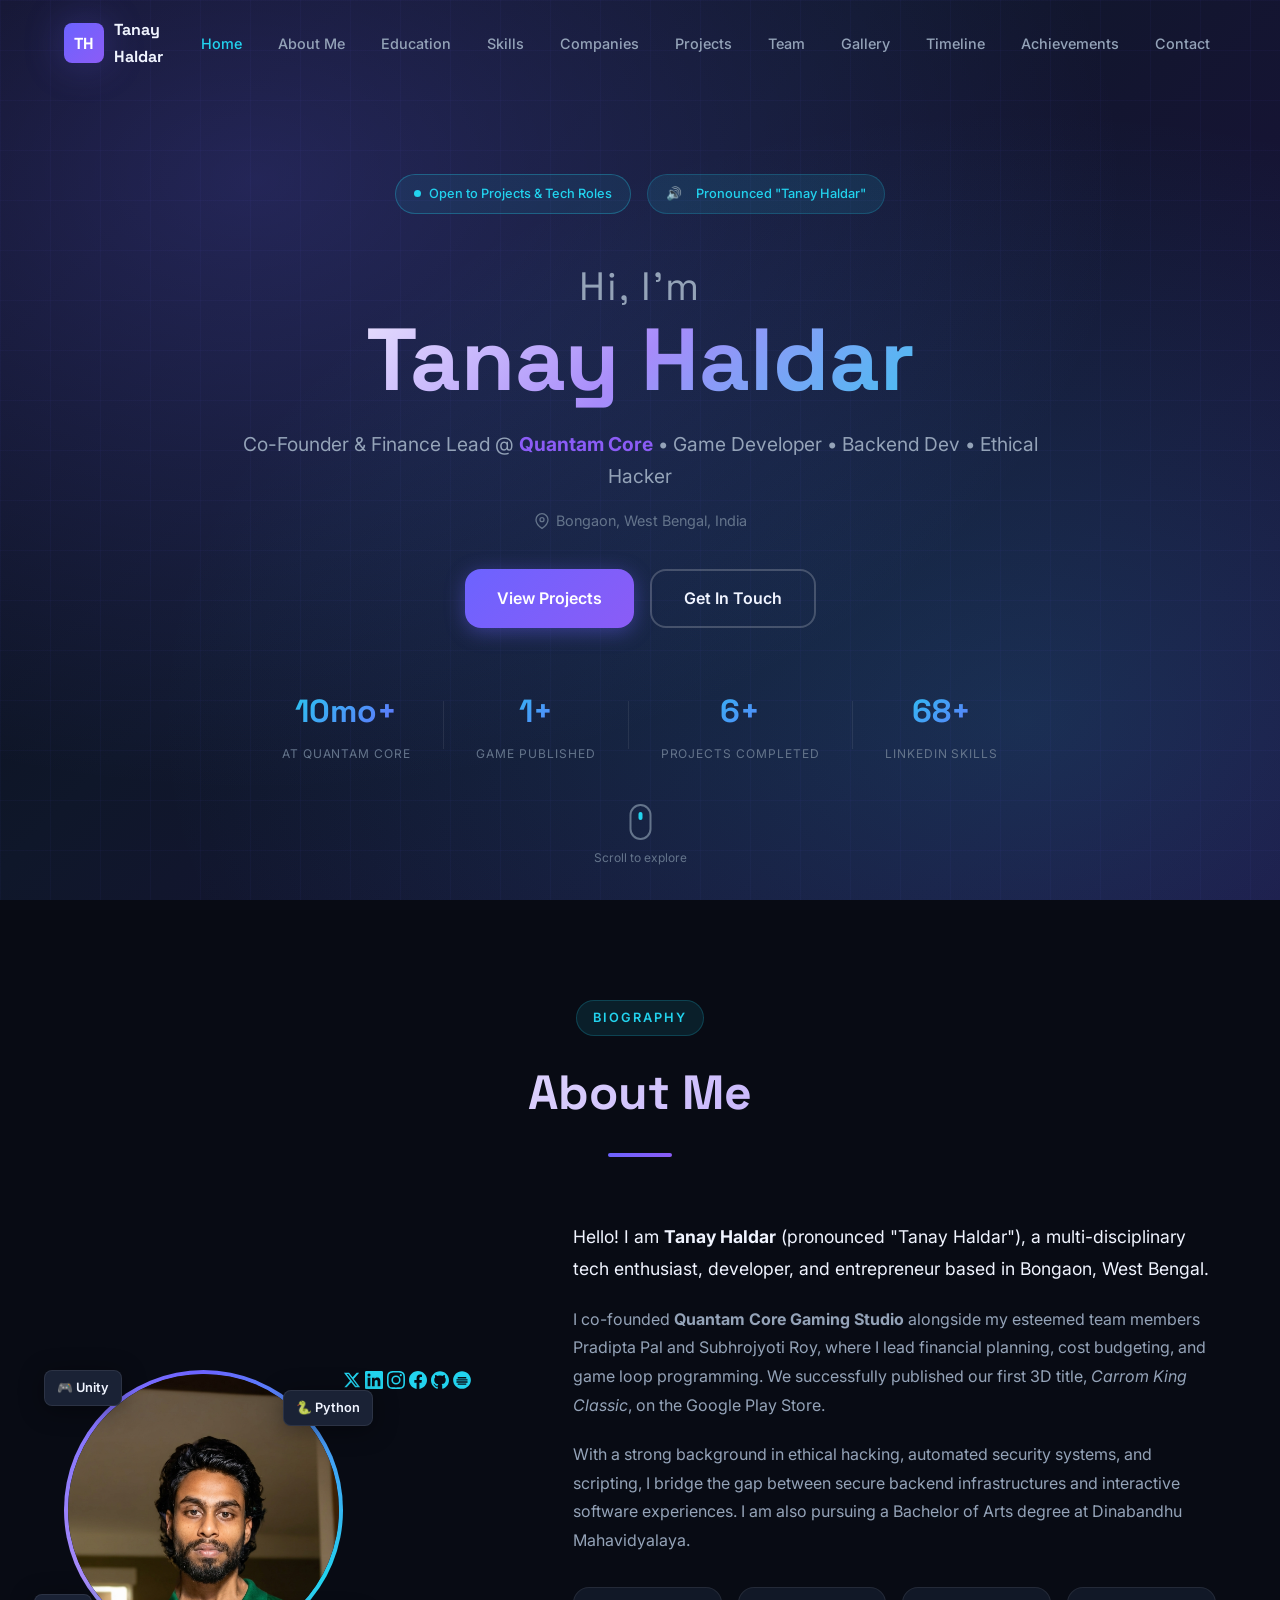
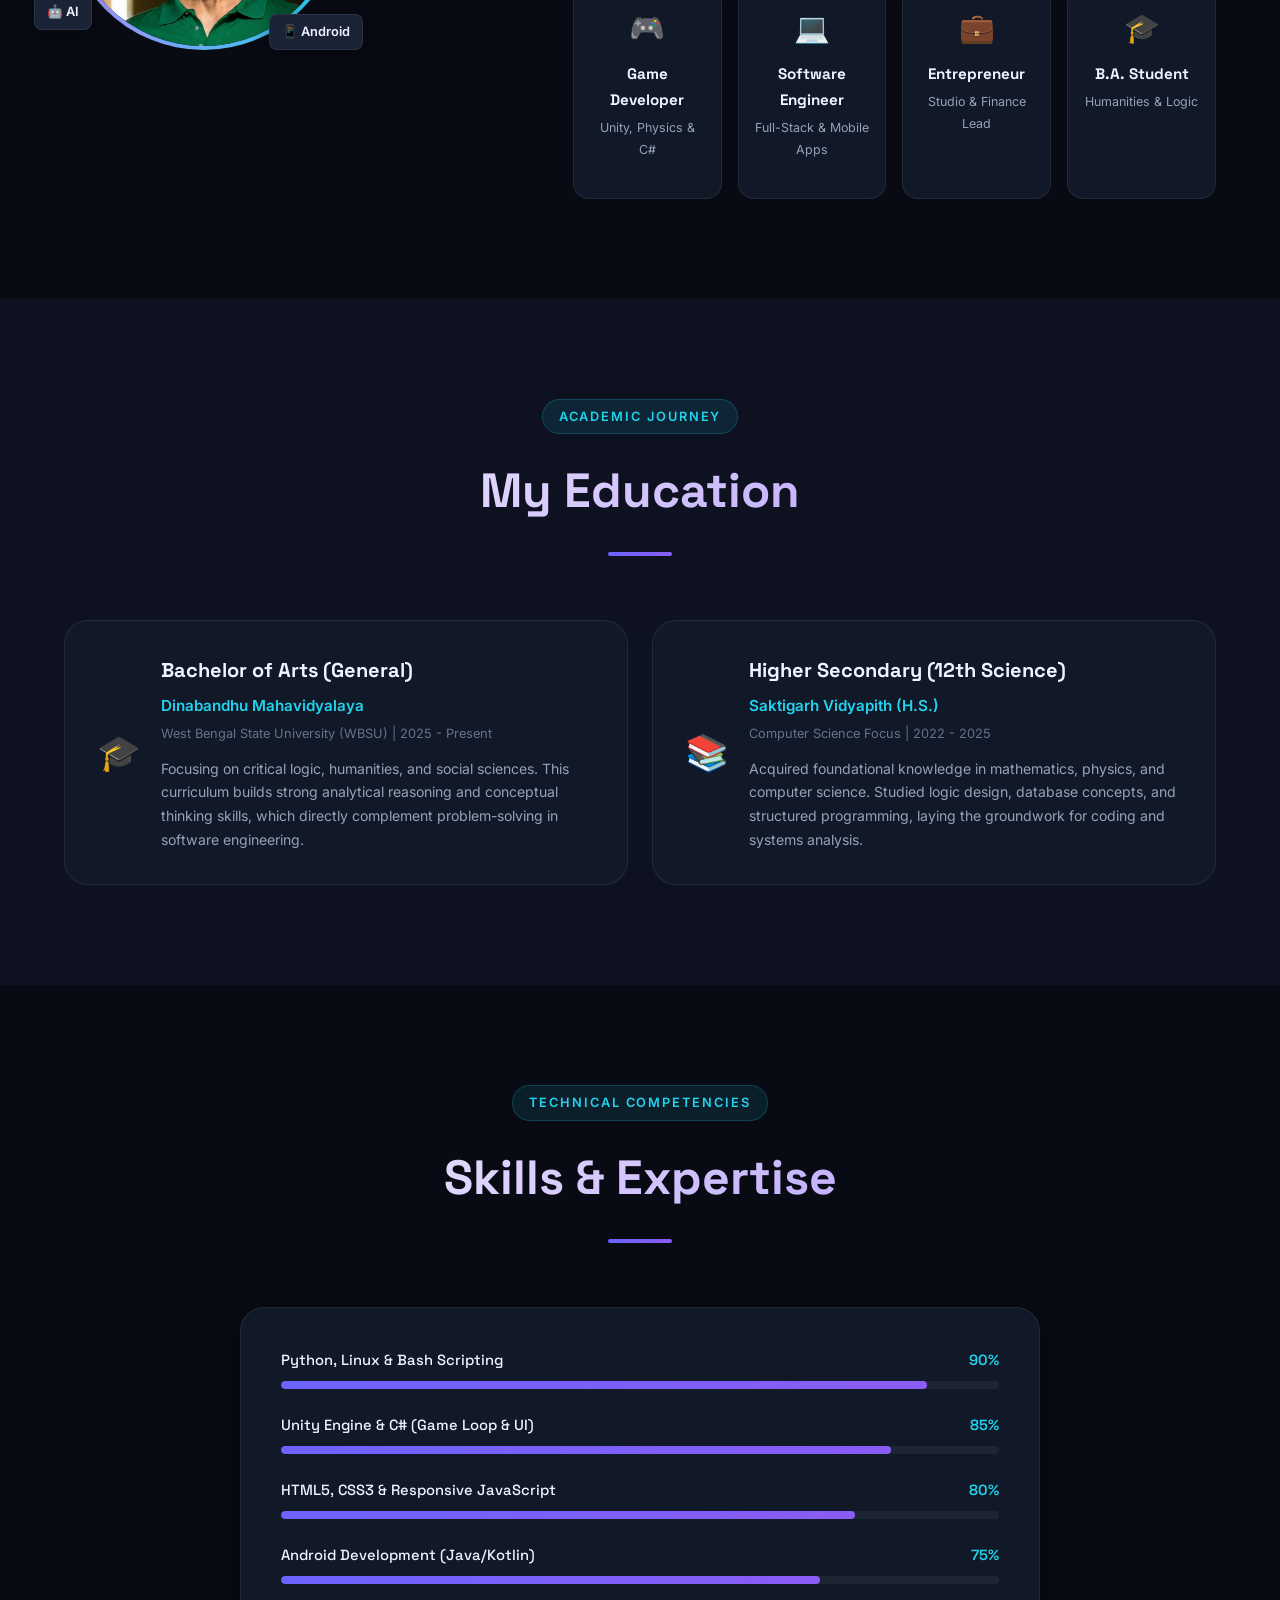
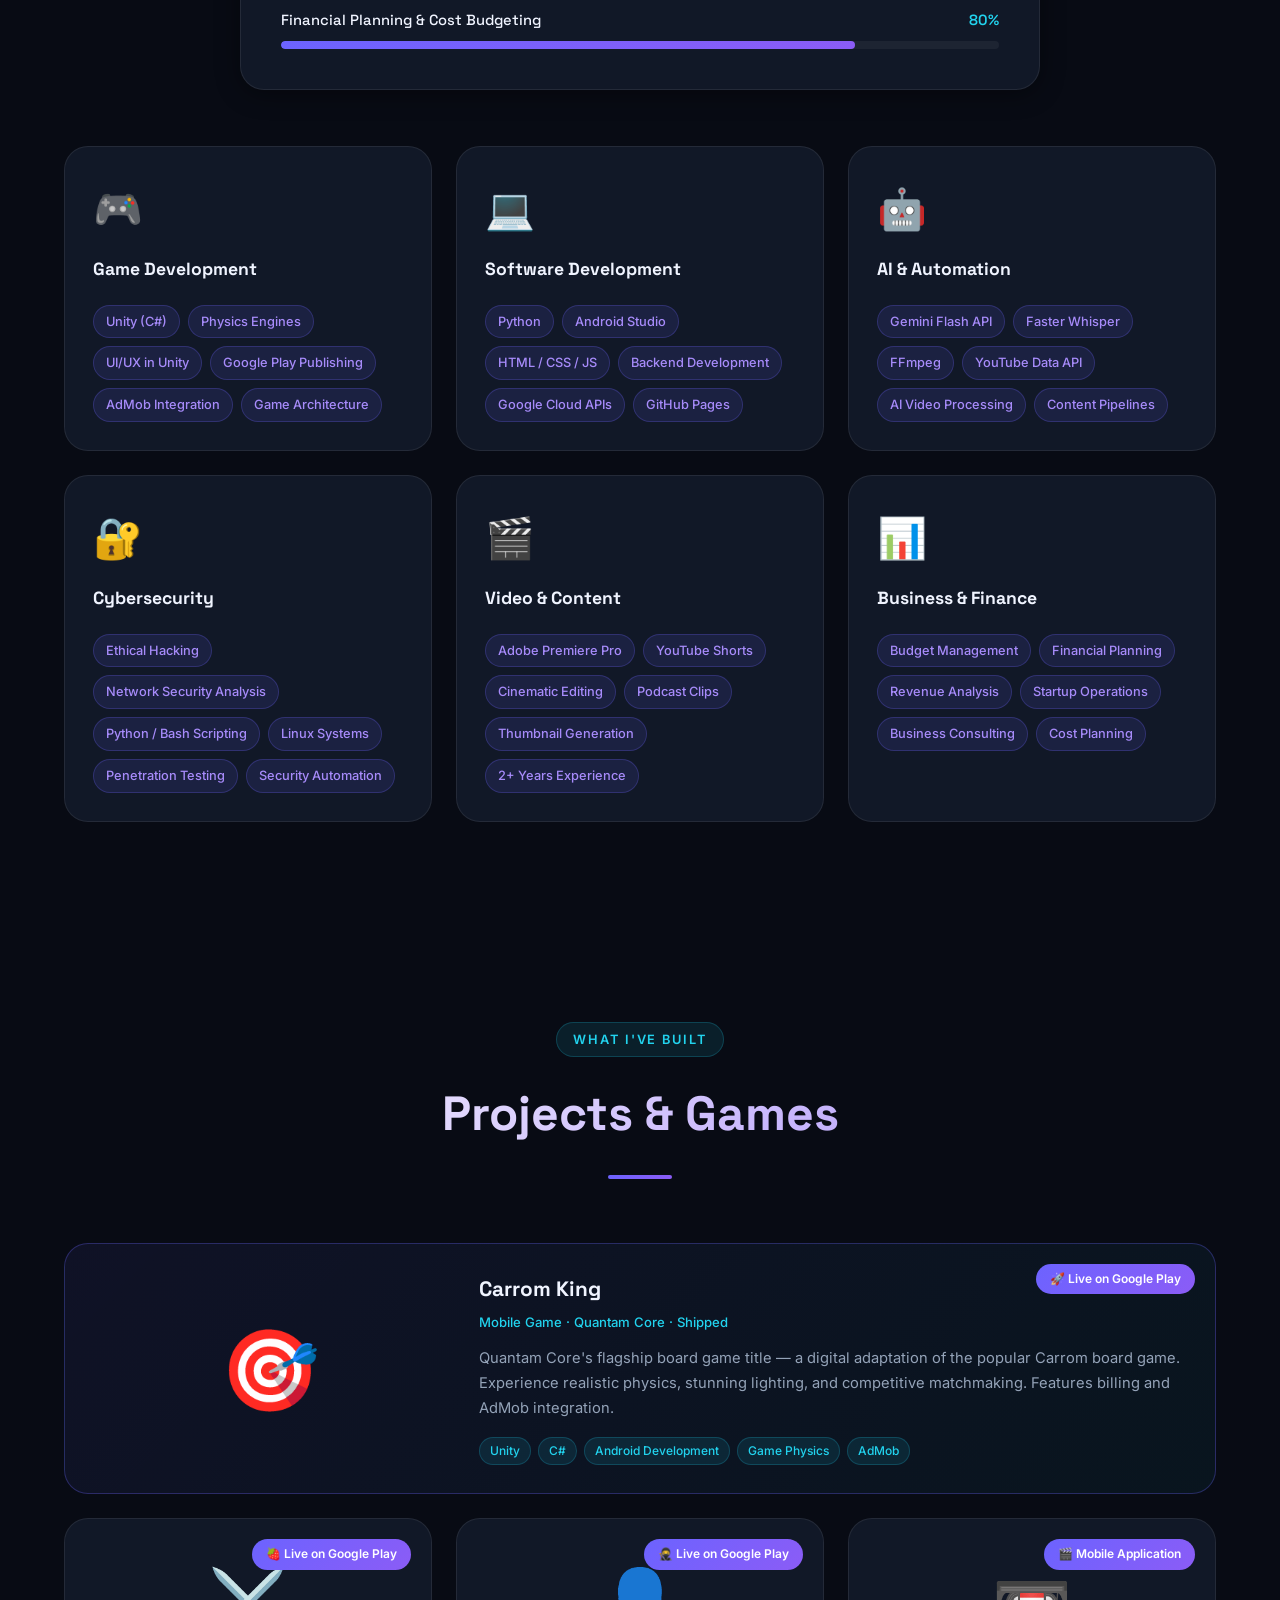
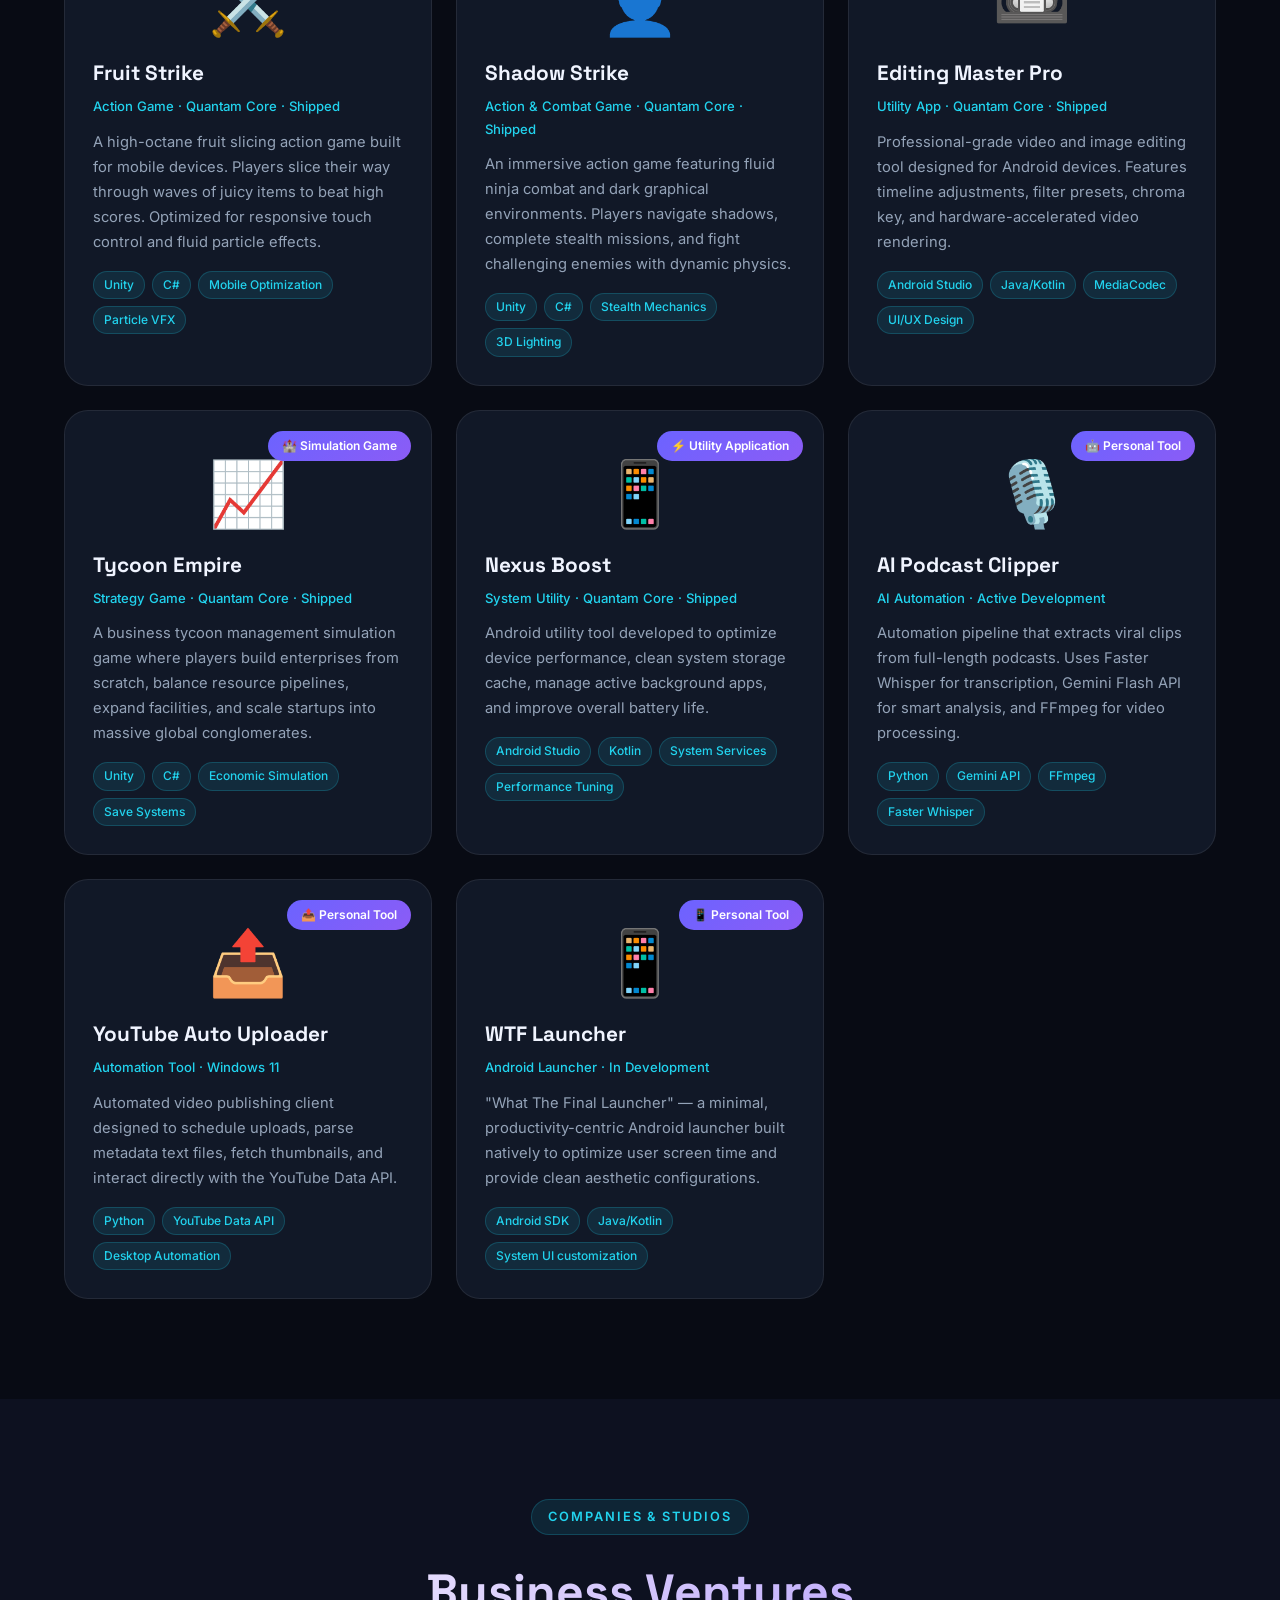
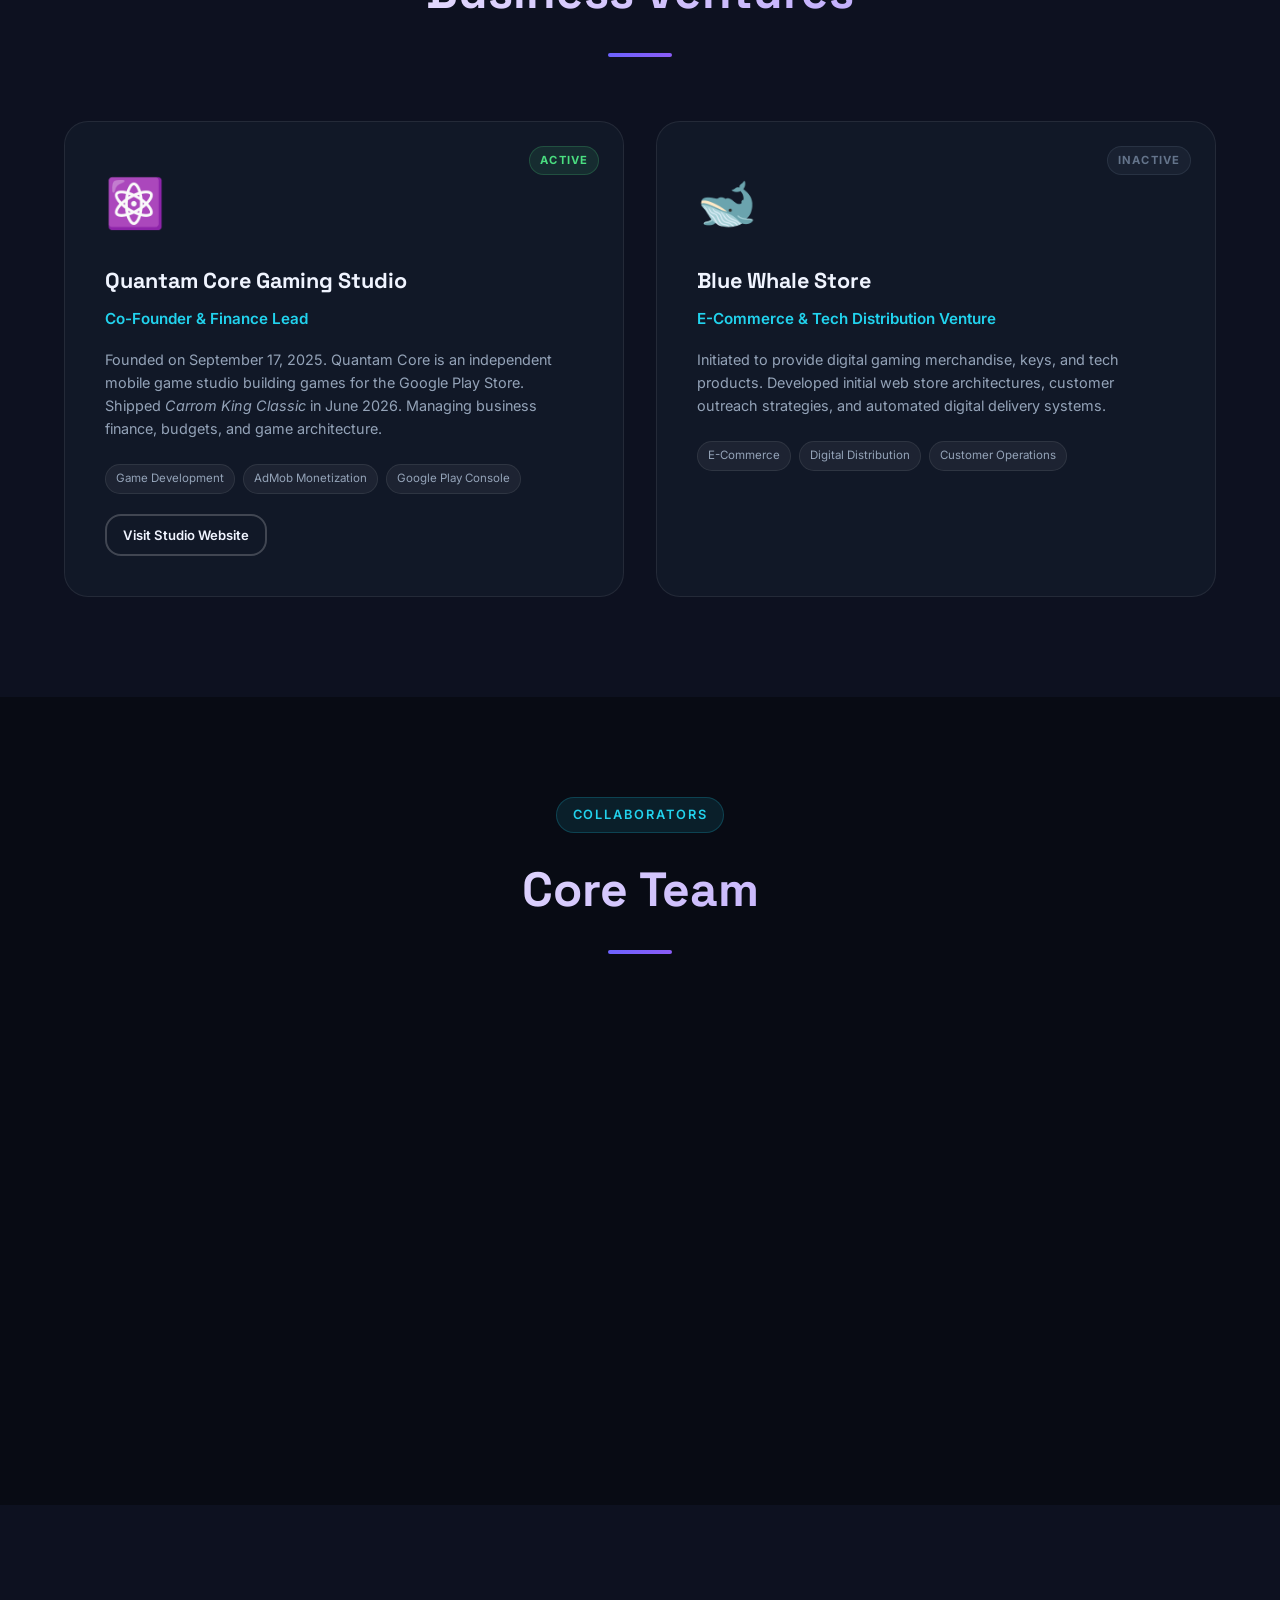
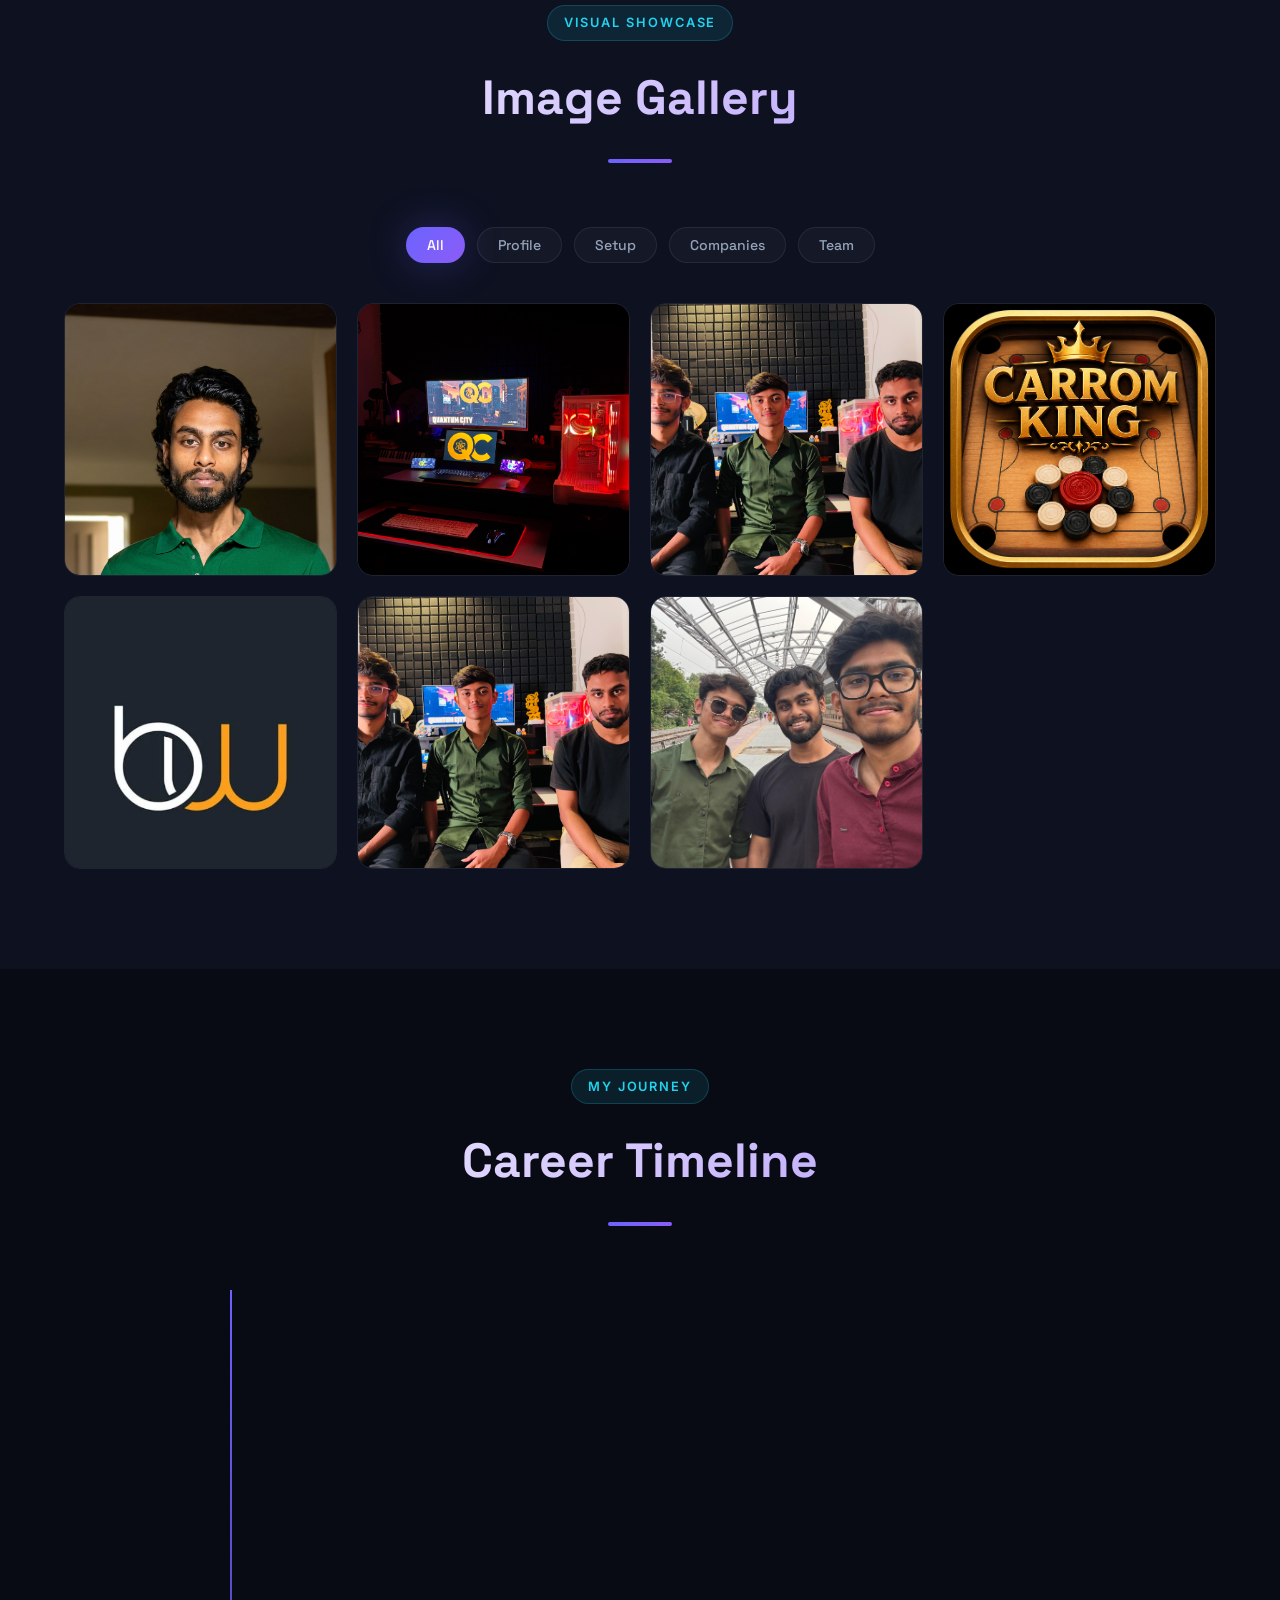
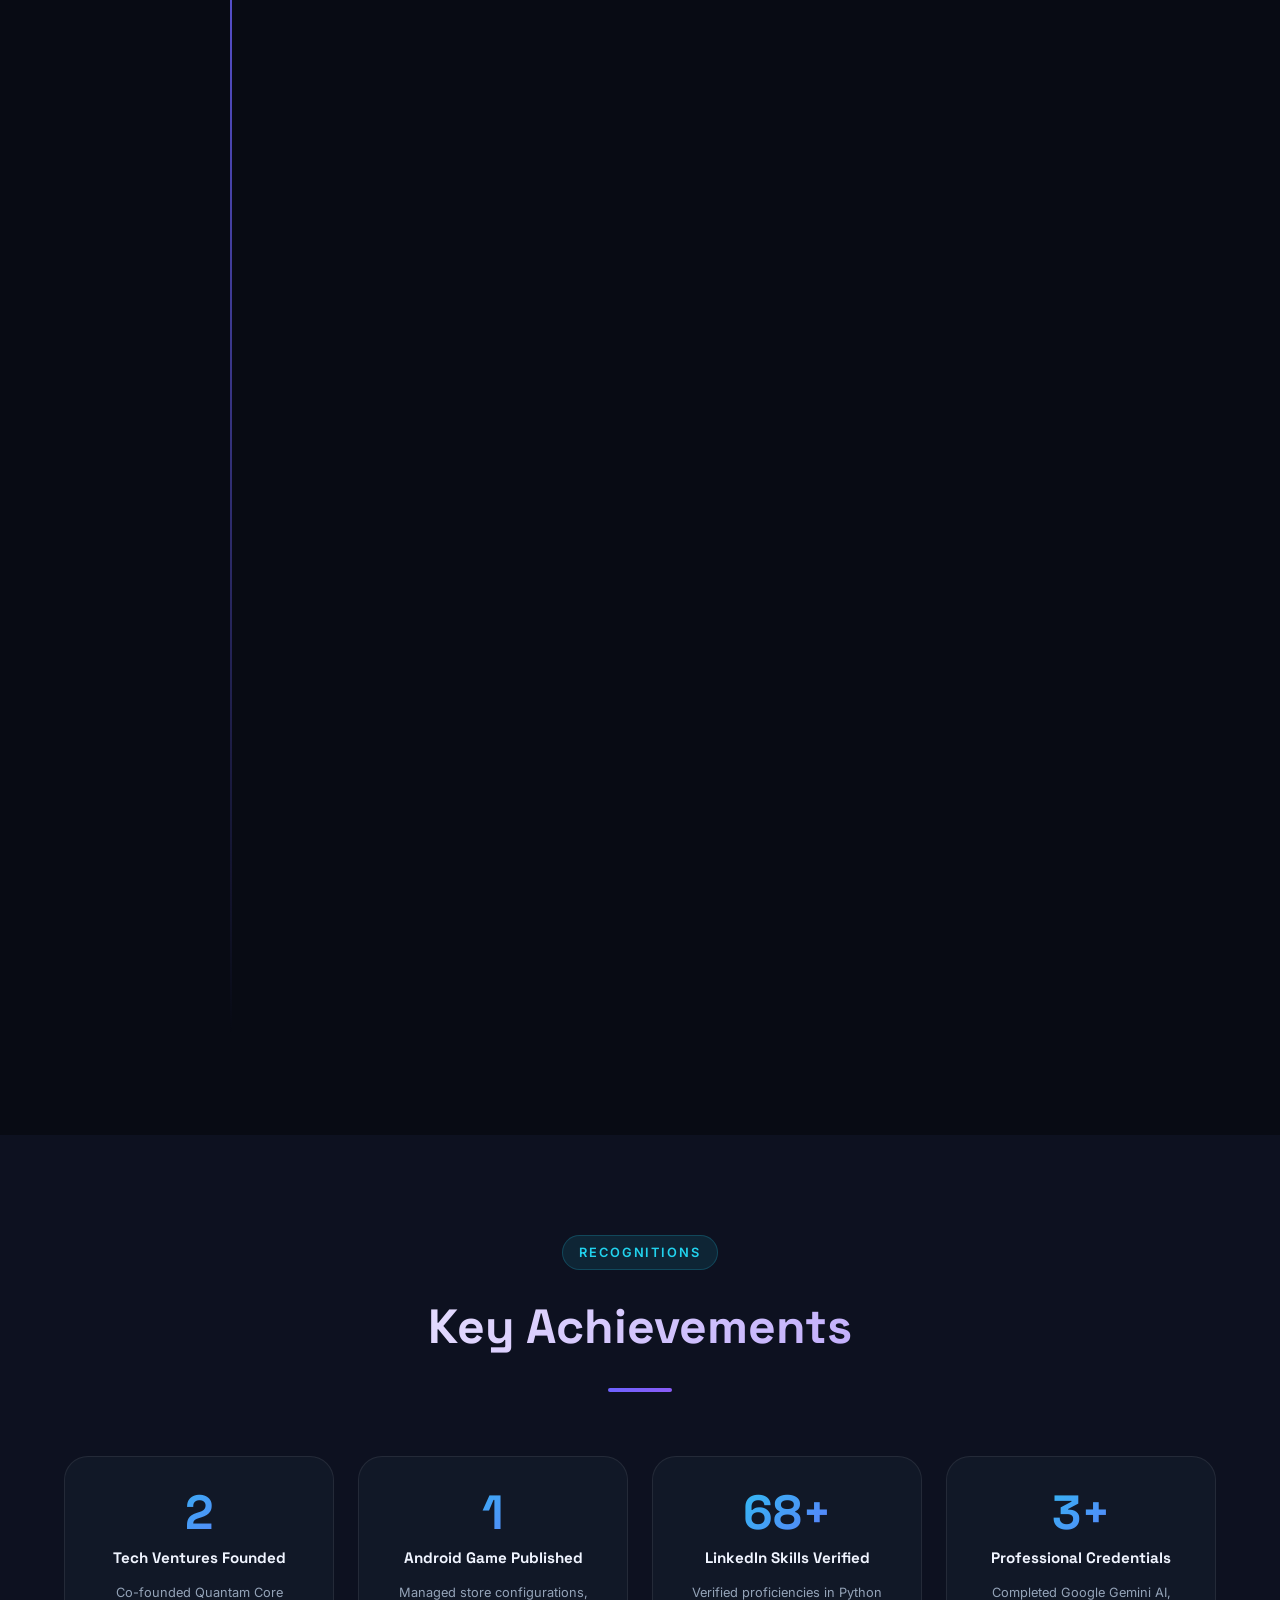
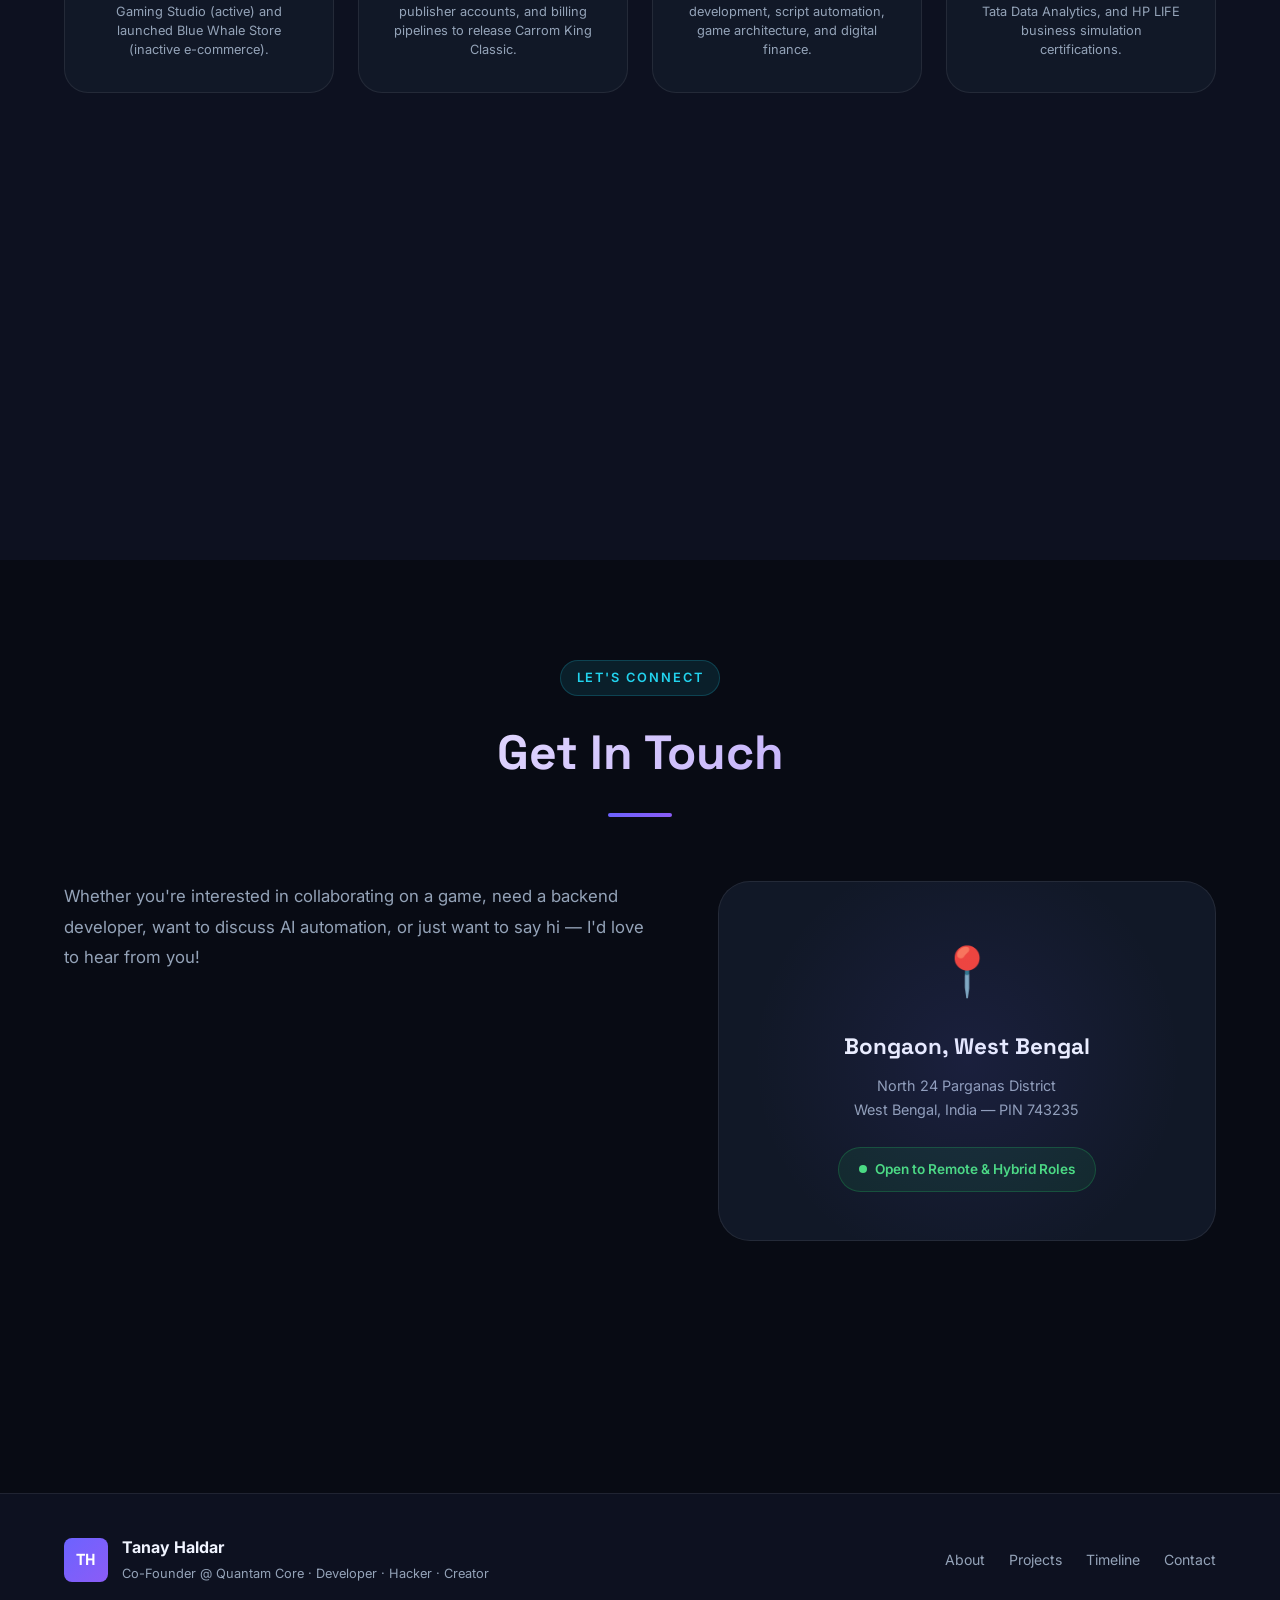
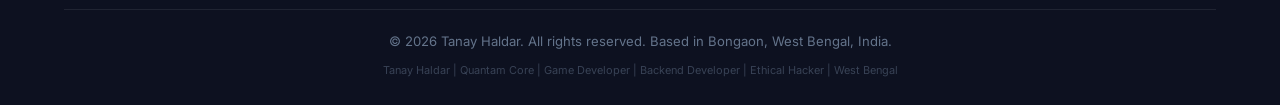
<file: index.html>
<!DOCTYPE html>
<html lang="en">
<head>
  <meta charset="UTF-8">
  <meta name="viewport" content="width=device-width, initial-scale=1.0">

  <!-- ===== PRIMARY SEO TAGS ===== -->
  <title>Tanay Haldar | Co-Founder of Quantam Core | Game Developer | Backend Developer | Ethical Hacker | Bongaon, West Bengal</title>
  <meta name="description" content="Tanay Haldar is a 20-year-old Co-Founder & Finance Lead at Quantam Core — an indie mobile game studio in Bongaon, West Bengal. Backend Developer, Ethical Hacker, and AI enthusiast. Publisher of Carrom King Classic on Google Play Store.">
  <meta name="keywords" content="Tanay Haldar, Tanay Halder, Quantam Core, Quantam Core, game developer India, mobile game developer West Bengal, backend developer Bongaon, ethical hacker India, Carrom King Classic, indie game studio, co-founder India, Unity developer, Android developer, AI researcher India">
  <meta name="author" content="Tanay Haldar">
  <meta name="robots" content="index, follow">
  <meta name="language" content="English">
  <meta name="revisit-after" content="7 days">
  <meta name="theme-color" content="#6c63ff">
  <link rel="canonical" href="https://acid-sec.github.io/Tanay-Haldar/">

  <!-- ===== OPEN GRAPH / FACEBOOK ===== -->
  <meta property="og:type" content="website">
  <meta property="og:url" content="https://acid-sec.github.io/Tanay-Haldar/">
  <meta property="og:title" content="Tanay Haldar | Co-Founder of Quantam Core | Game & Software Developer">
  <meta property="og:description" content="Tanay Haldar — Co-Founder & Finance Lead at Quantam Core, indie mobile game studio. Backend Developer, Ethical Hacker, AI Enthusiast based in Bongaon, West Bengal, India.">
  <meta property="og:site_name" content="Tanay Haldar - Official Portfolio">
  <meta property="og:locale" content="en_IN">

  <!-- ===== TWITTER CARD ===== -->
  <meta name="twitter:card" content="summary_large_image">
  <meta name="twitter:title" content="Tanay Haldar | Co-Founder of Quantam Core | Game Developer">
  <meta name="twitter:description" content="Tanay Haldar — Co-Founder & Finance Lead at Quantam Core. Game Developer, Backend Dev, Ethical Hacker from Bongaon, West Bengal.">
  <meta name="twitter:creator" content="@tanay_halda">

  <!-- ===== STRUCTURED DATA (JSON-LD) ===== -->
  <script type="application/ld+json">
  {
    "@context": "https://schema.org",
    "@type": "Person",
    "name": "Tanay Haldar",
    "alternateName": ["Tanay Halder", "TanayHaldar"],
    "jobTitle": "Co-Founder & Finance Lead",
    "worksFor": {
      "@type": "Organization",
      "name": "Quantam Core",
      "url": "https://play.google.com/store/apps/developer?id=Quantum+Core"
    },
    "url": "https://acid-sec.github.io/Tanay-Haldar/",
    "sameAs": [
      "https://www.linkedin.com/in/tanayhalda-r/",
      "https://github.com/AciD-sEc",
      "https://x.com/tanay_halda",
      "https://www.instagram.com/tanay_haldar._/",
      "https://www.facebook.com/tanay.h.2025",
      "https://www.youtube.com/@Tanay_Haldar0_0",
      "https://archive.org/details/@tanay_haldar",
      "https://www.fiverr.com/sellers/tanay___/"
    ],
    "address": {
      "@type": "PostalAddress",
      "addressLocality": "Bongaon",
      "addressRegion": "West Bengal",
      "addressCountry": "IN",
      "postalCode": "743235"
    },
    "alumniOf": [
      {
        "@type": "CollegeOrUniversity",
        "name": "Dinabandhu Mahavidyalaya",
        "description": "Affiliated with West Bengal State University (WBSU)"
      },
      {
        "@type": "HighSchool",
        "name": "Saktigarh Vidyapith (H.S.)",
        "description": "12th, Computer Science"
      }
    ],
    "knowsAbout": [
      "Game Development",
      "Unity",
      "Android Development",
      "Backend Development",
      "Ethical Hacking",
      "Artificial Intelligence",
      "Python",
      "Google Play Store",
      "Mobile Game Development",
      "Financial Planning",
      "YouTube Automation",
      "Video Editing"
    ],
    "hasCredential": [
      {
        "@type": "EducationalOccupationalCredential",
        "name": "Gemini Certified University Student",
        "credentialCategory": "Certificate",
        "recognizedBy": {
          "@type": "Organization",
          "name": "Google"
        },
        "validFrom": "2026-01",
        "validUntil": "2029-01"
      },
      {
        "@type": "EducationalOccupationalCredential",
        "name": "Tata - GenAI Powered Data Analytics Job Simulation",
        "credentialCategory": "Certificate",
        "recognizedBy": {
          "@type": "Organization",
          "name": "Forage"
        },
        "validFrom": "2025-11"
      }
    ],
    "email": "haldarpolly2003@gmail.com",
    "nationality": "Indian",
    "gender": "Male",
    "birthDate": "2006",
    "description": "Tanay Haldar is a 20-year-old Co-Founder & Finance Lead at Quantam Core, an indie mobile game studio based in Bongaon, West Bengal, India. He is a Backend Developer, Ethical Hacker, AI enthusiast, and game developer who co-founded Quantam Core in September 2025. The studio's first title, Carrom King Classic, went live on the Google Play Store in June 2026."
  }
  </script>

  <!-- ===== FONTS ===== -->
  <link rel="preconnect" href="https://fonts.googleapis.com">
  <link rel="preconnect" href="https://fonts.gstatic.com" crossorigin>
  <link href="https://fonts.googleapis.com/css2?family=Inter:wght@300;400;500;600;700;800;900&family=Space+Grotesk:wght@400;500;600;700&display=swap" rel="stylesheet">

  <link rel="stylesheet" href="style.css">
</head>

<body>

  <!-- ===== NAVIGATION ===== -->
  <nav id="navbar" aria-label="Main navigation">
    <div class="nav-container">
      <a href="#home" class="nav-logo" aria-label="Tanay Haldar Home">
        <span class="logo-text">TH</span>
        <span class="logo-full">Tanay Haldar</span>
      </a>
      <ul class="nav-links" role="list">
        <li><a href="#home">Home</a></li>
        <li><a href="#about">About Me</a></li>
        <li><a href="#education">Education</a></li>
        <li><a href="#skills">Skills</a></li>
        <li><a href="#companies">Companies</a></li>
        <li><a href="#projects">Projects</a></li>
        <li><a href="#team">Team</a></li>
        <li><a href="#gallery">Gallery</a></li>
        <li><a href="#timeline">Timeline</a></li>
        <li><a href="#achievements">Achievements</a></li>
        <li><a href="#contact">Contact</a></li>
      </ul>
      <button class="menu-toggle" id="menuToggle" aria-label="Toggle navigation menu" aria-expanded="false">
        <span></span><span></span><span></span>
      </button>
    </div>
  </nav>

  <!-- ===== HERO SECTION ===== -->
  <section id="home" class="hero" aria-label="Introduction">
    <div class="hero-bg"></div>
    <div class="hero-particles" id="particles"></div>
    <div class="hero-content">
      <div class="hero-badges-row">
        <div class="hero-badge badge-work">
          <span class="badge-dot"></span>
          Open to Projects &amp; Tech Roles
        </div>
        <div class="hero-badge badge-pronounce">
          <span class="badge-icon">🔊</span>
          Pronounced "Tanay Haldar"
        </div>
      </div>
      <h1 class="hero-title">
        <span class="greeting">Hi, I'm</span>
        <span class="name-highlight">Tanay Haldar</span>
      </h1>
      <p class="hero-tagline">
        Co-Founder &amp; Finance Lead @ <strong>Quantam Core</strong> &bull;
        Game Developer &bull; Backend Dev &bull; Ethical Hacker
      </p>
      <p class="hero-location">
        <svg xmlns="http://www.w3.org/2000/svg" width="16" height="16" viewBox="0 0 24 24" fill="none" stroke="currentColor" stroke-width="2" stroke-linecap="round" stroke-linejoin="round" aria-hidden="true"><path d="M21 10c0 7-9 13-9 13s-9-6-9-13a9 9 0 0 1 18 0z"></path><circle cx="12" cy="10" r="3"></circle></svg>
        Bongaon, West Bengal, India
      </p>
      <div class="hero-ctas">
        <a href="#projects" class="btn btn-primary" id="hero-view-projects">View Projects</a>
        <a href="#contact" class="btn btn-outline" id="hero-contact">Get In Touch</a>
      </div>
      <div class="hero-stats">
        <div class="stat-item">
          <span class="stat-number">10mo+</span>
          <span class="stat-label">at Quantam Core</span>
        </div>
        <div class="stat-divider"></div>
        <div class="stat-item">
          <span class="stat-number">1+</span>
          <span class="stat-label">Game Published</span>
        </div>
        <div class="stat-divider"></div>
        <div class="stat-item">
          <span class="stat-number">6+</span>
          <span class="stat-label">Projects Completed</span>
        </div>
        <div class="stat-divider"></div>
        <div class="stat-item">
          <span class="stat-number">68+</span>
          <span class="stat-label">LinkedIn Skills</span>
        </div>
      </div>
    </div>
    <div class="hero-scroll-indicator" aria-hidden="true">
      <div class="scroll-mouse">
        <div class="scroll-dot"></div>
      </div>
      <span>Scroll to explore</span>
    </div>
  </section>

  <!-- ===== ABOUT SECTION ===== -->
  <section id="about" class="section" aria-labelledby="about-heading">
    <div class="container">
      <div class="section-header">
        <span class="section-label">Biography</span>
        <h2 id="about-heading">About Me</h2>
        <div class="header-line"></div>
      </div>
      <div class="about-grid">
        <div class="about-visual">
          <div class="about-card-3d">
            <div class="profile-ring">
              <div class="profile-avatar">
                <img src="avatar.jpg" alt="Tanay Haldar — Co-Founder of Quantam Core, Game Developer, Bongaon West Bengal" width="272" height="272" loading="eager">
              </div>
            </div>
            <div class="floating-badges">
              <div class="float-badge badge-unity">🎮 Unity</div>
              <div class="float-badge badge-python">🐍 Python</div>
              <div class="float-badge badge-ai">🤖 AI</div>
              <div class="float-badge badge-android">📱 Android</div>
            </div>
          </div>
          <div class="about-social-links">
            <a href="https://x.com/tanay_halda" target="_blank" rel="noopener noreferrer" class="about-social-btn" id="about-x" aria-label="Tanay Haldar on X">
              <svg xmlns="http://www.w3.org/2000/svg" width="18" height="18" viewBox="0 0 24 24" fill="currentColor"><path d="M18.244 2.25h3.308l-7.227 8.26 8.502 11.24H16.17l-5.214-6.817L4.99 21.75H1.68l7.73-8.835L1.254 2.25H8.08l4.713 6.231zm-1.161 17.52h1.833L7.084 4.126H5.117z"/></svg>
            </a>
            <a href="https://www.linkedin.com/in/tanayhalda-r/" target="_blank" rel="noopener noreferrer" class="about-social-btn" id="about-linkedin-2" aria-label="Tanay Haldar on LinkedIn">
              <svg xmlns="http://www.w3.org/2000/svg" width="18" height="18" viewBox="0 0 24 24" fill="currentColor"><path d="M20.447 20.452h-3.554v-5.569c0-1.328-.027-3.037-1.852-3.037-1.853 0-2.136 1.445-2.136 2.939v5.667H9.351V9h3.414v1.561h.046c.477-.9 1.637-1.85 3.37-1.85 3.601 0 4.267 2.37 4.267 5.455v6.286zM5.337 7.433a2.062 2.062 0 0 1-2.063-2.065 2.064 2.064 0 1 1 2.063 2.065zm1.782 13.019H3.555V9h3.564v11.452zM22.225 0H1.771C.792 0 0 .774 0 1.729v20.542C0 23.227.792 24 1.771 24h20.451C23.2 24 24 23.227 24 22.271V1.729C24 .774 23.2 0 22.222 0h.003z"/></svg>
            </a>
            <a href="https://www.instagram.com/tanay_haldar._/" target="_blank" rel="noopener noreferrer" class="about-social-btn" id="about-instagram" aria-label="Tanay Haldar on Instagram">
              <svg xmlns="http://www.w3.org/2000/svg" width="18" height="18" viewBox="0 0 24 24" fill="currentColor"><path d="M12 2.163c3.204 0 3.584.012 4.85.07 3.252.148 4.771 1.691 4.919 4.919.058 1.265.069 1.645.069 4.849 0 3.205-.012 3.584-.069 4.849-.149 3.225-1.664 4.771-4.919 4.919-1.266.058-1.644.07-4.85.07-3.204 0-3.584-.012-4.849-.07-3.26-.149-4.771-1.699-4.919-4.92-.058-1.265-.07-1.644-.07-4.849 0-3.204.013-3.583.07-4.849.149-3.227 1.664-4.771 4.919-4.919 1.266-.057 1.645-.069 4.849-.069zM12 0C8.741 0 8.333.014 7.053.072 2.695.272.273 2.69.073 7.052.014 8.333 0 8.741 0 12c0 3.259.014 3.668.072 4.948.2 4.358 2.618 6.78 6.98 6.98C8.333 23.986 8.741 24 12 24c3.259 0 3.668-.014 4.948-.072 4.354-.2 6.782-2.618 6.979-6.98.059-1.28.073-1.689.073-4.948 0-3.259-.014-3.667-.072-4.947-.196-4.354-2.617-6.78-6.979-6.98C15.668.014 15.259 0 12 0zm0 5.838a6.162 6.162 0 1 0 0 12.324 6.162 6.162 0 0 0 0-12.324zM12 16a4 4 0 1 1 0-8 4 4 0 0 1 0 8zm6.406-11.845a1.44 1.44 0 1 0 0 2.881 1.44 1.44 0 0 0 0-2.881z"/></svg>
            </a>
            <a href="https://www.facebook.com/tanay.h.2025" target="_blank" rel="noopener noreferrer" class="about-social-btn" id="about-facebook" aria-label="Tanay Haldar on Facebook">
              <svg xmlns="http://www.w3.org/2000/svg" width="18" height="18" viewBox="0 0 24 24" fill="currentColor"><path d="M24 12.073c0-6.627-5.373-12-12-12s-12 5.373-12 12c0 5.99 4.388 10.954 10.125 11.854v-8.385H7.078v-3.47h3.047V9.43c0-3.007 1.792-4.669 4.533-4.669 1.312 0 2.686.235 2.686.235v2.953H15.83c-1.491 0-1.956.925-1.956 1.874v2.25h3.328l-.532 3.47h-2.796v8.385C19.612 23.027 24 18.062 24 12.073z"/></svg>
            </a>
            <a href="https://github.com/AciD-sEc" target="_blank" rel="noopener noreferrer" class="about-social-btn" id="about-github" aria-label="Tanay Haldar on GitHub">
              <svg xmlns="http://www.w3.org/2000/svg" width="18" height="18" viewBox="0 0 24 24" fill="currentColor"><path d="M12 .297c-6.63 0-12 5.373-12 12 0 5.303 3.438 9.8 8.205 11.385.6.113.82-.258.82-.577 0-.285-.01-1.04-.015-2.04-3.338.724-4.042-1.61-4.042-1.61C4.422 18.07 3.633 17.7 3.633 17.7c-1.087-.744.084-.729.084-.729 1.205.084 1.838 1.236 1.838 1.236 1.07 1.835 2.809 1.305 3.495.998.108-.776.417-1.305.76-1.605-2.665-.3-5.466-1.332-5.466-5.93 0-1.31.465-2.38 1.235-3.22-.135-.303-.54-1.523.105-3.176 0 0 1.005-.322 3.3 1.23.96-.267 1.98-.399 3-.405 1.02.006 2.04.138 3 .405 2.28-1.552 3.285-1.23 3.285-1.23.645 1.653.24 2.873.12 3.176.765.84 1.23 1.91 1.23 3.22 0 4.61-2.805 5.625-5.475 5.92.42.36.81 1.096.81 2.22 0 1.606-.015 2.896-.015 3.286 0 .315.21.69.825.57C20.565 22.092 24 17.592 24 12.297c0-6.627-5.373-12-12-12"/></svg>
            </a>
            <a href="https://archive.org/details/@tanay_haldar" target="_blank" rel="noopener noreferrer" class="about-social-btn" id="about-archive" aria-label="Tanay Haldar on Internet Archive">
              <svg xmlns="http://www.w3.org/2000/svg" width="18" height="18" viewBox="0 0 24 24" fill="currentColor"><path d="M23.832 12c0 6.534-5.298 11.832-11.832 11.832C5.466 23.832.168 18.534.168 12 .168 5.466 5.466.168 12 .168c6.534 0 11.832 5.298 11.832 11.832zm-4.464-1.008H4.632v1.68h14.736V10.992zm-1.68-2.832H6.312v1.68h11.376V8.16zm1.68 5.664H4.632v1.68h14.736v-1.68zm-1.68 2.832H6.312v1.68h11.376v-1.68z"/></svg>
            </a>
            <a href="https://www.fiverr.com/sellers/tanay___/" target="_blank" rel="noopener noreferrer" class="about-social-btn" id="about-fiverr" aria-label="Tanay Haldar on Fiverr">
              <svg xmlns="http://www.w3.org/2000/svg" width="18" height="18" viewBox="0 0 24 24" fill="currentColor"><path d="M11.393 10.435h3.352v3.351h-3.352v-3.351zm-7.393 7.086c0-1.928 1.564-3.491 3.491-3.491s3.491 1.563 3.491 3.491c0 1.929-1.564 3.491-3.491 3.491S4 19.45 4 17.521zm10.744-12.271h3.351v3.351h-3.351V5.25zm-3.351 0h3.351v3.351h-3.351V5.25zM12 2C6.486 2 2 6.486 2 12c0 .874.122 1.716.336 2.518h2.091C4.152 13.722 4 12.879 4 12c0-4.411 3.589-8 8-8s8 3.589 8 8c0 .879-.152 1.722-.427 2.518h2.091c.214-.802.336-1.644.336-2.518 0-5.514-4.486-10-10-10z"/></svg>
            </a>
          </div>
        </div>
        <div class="about-text">
          <p class="about-intro">
            Hello! I am <strong>Tanay Haldar</strong> (pronounced "Tanay Haldar"), a multi-disciplinary tech enthusiast, developer, and entrepreneur based in Bongaon, West Bengal.
          </p>
          <p>
            I co-founded <strong>Quantam Core Gaming Studio</strong> alongside my esteemed team members Pradipta Pal and Subhrojyoti Roy, where I lead financial planning, cost budgeting, and game loop programming. We successfully published our first 3D title, <em>Carrom King Classic</em>, on the Google Play Store.
          </p>
          <p>
            With a strong background in ethical hacking, automated security systems, and scripting, I bridge the gap between secure backend infrastructures and interactive software experiences. I am also pursuing a Bachelor of Arts degree at Dinabandhu Mahavidyalaya.
          </p>
          
          <div class="about-role-badges">
            <div class="about-role-card">
              <span class="role-icon">🎮</span>
              <h4>Game Developer</h4>
              <p>Unity, Physics &amp; C#</p>
            </div>
            <div class="about-role-card">
              <span class="role-icon">💻</span>
              <h4>Software Engineer</h4>
              <p>Full-Stack &amp; Mobile Apps</p>
            </div>
            <div class="about-role-card">
              <span class="role-icon">💼</span>
              <h4>Entrepreneur</h4>
              <p>Studio &amp; Finance Lead</p>
            </div>
            <div class="about-role-card">
              <span class="role-icon">🎓</span>
              <h4>B.A. Student</h4>
              <p>Humanities &amp; Logic</p>
            </div>
          </div>
        </div>
      </div>
    </div>
  </section>

  <!-- ===== EDUCATION SECTION ===== -->
  <section id="education" class="section section-dark" aria-labelledby="education-heading">
    <div class="container">
      <div class="section-header">
        <span class="section-label">Academic Journey</span>
        <h2 id="education-heading">My Education</h2>
        <div class="header-line"></div>
      </div>
      <div class="education-grid">
        <div class="education-card">
          <div class="edu-icon">🎓</div>
          <div class="edu-info">
            <h3>Bachelor of Arts (General)</h3>
            <p class="edu-institution">Dinabandhu Mahavidyalaya</p>
            <p class="edu-meta">West Bengal State University (WBSU) | 2025 - Present</p>
            <p class="edu-desc">
              Focusing on critical logic, humanities, and social sciences. This curriculum builds strong analytical reasoning and conceptual thinking skills, which directly complement problem-solving in software engineering.
            </p>
          </div>
        </div>
        <div class="education-card">
          <div class="edu-icon">📚</div>
          <div class="edu-info">
            <h3>Higher Secondary (12th Science)</h3>
            <p class="edu-institution">Saktigarh Vidyapith (H.S.)</p>
            <p class="edu-meta">Computer Science Focus | 2022 - 2025</p>
            <p class="edu-desc">
              Acquired foundational knowledge in mathematics, physics, and computer science. Studied logic design, database concepts, and structured programming, laying the groundwork for coding and systems analysis.
            </p>
          </div>
        </div>
      </div>
    </div>
  </section>

  <!-- ===== SKILLS SECTION ===== -->
  <section id="skills" class="section" aria-labelledby="skills-heading">
    <div class="container">
      <div class="section-header">
        <span class="section-label">Technical Competencies</span>
        <h2 id="skills-heading">Skills &amp; Expertise</h2>
        <div class="header-line"></div>
      </div>

      <div class="competencies-container">
        <div class="competency-item">
          <div class="comp-info">
            <span>Python, Linux &amp; Bash Scripting</span>
            <span class="comp-percent">90%</span>
          </div>
          <div class="comp-bar-bg">
            <div class="comp-bar-fill" data-width="90%" style="width: 0%"></div>
          </div>
        </div>
        <div class="competency-item">
          <div class="comp-info">
            <span>Unity Engine &amp; C# (Game Loop &amp; UI)</span>
            <span class="comp-percent">85%</span>
          </div>
          <div class="comp-bar-bg">
            <div class="comp-bar-fill" data-width="85%" style="width: 0%"></div>
          </div>
        </div>
        <div class="competency-item">
          <div class="comp-info">
            <span>HTML5, CSS3 &amp; Responsive JavaScript</span>
            <span class="comp-percent">80%</span>
          </div>
          <div class="comp-bar-bg">
            <div class="comp-bar-fill" data-width="80%" style="width: 0%"></div>
          </div>
        </div>
        <div class="competency-item">
          <div class="comp-info">
            <span>Android Development (Java/Kotlin)</span>
            <span class="comp-percent">75%</span>
          </div>
          <div class="comp-bar-bg">
            <div class="comp-bar-fill" data-width="75%" style="width: 0%"></div>
          </div>
        </div>
        <div class="competency-item">
          <div class="comp-info">
            <span>Financial Planning &amp; Cost Budgeting</span>
            <span class="comp-percent">80%</span>
          </div>
          <div class="comp-bar-bg">
            <div class="comp-bar-fill" data-width="80%" style="width: 0%"></div>
          </div>
        </div>
      </div>

      <div class="skills-grid">
        <div class="skill-category" id="skill-game-dev">
          <div class="skill-cat-icon">🎮</div>
          <h3>Game Development</h3>
          <ul class="skill-list">
            <li><span class="skill-tag">Unity (C#)</span></li>
            <li><span class="skill-tag">Physics Engines</span></li>
            <li><span class="skill-tag">UI/UX in Unity</span></li>
            <li><span class="skill-tag">Google Play Publishing</span></li>
            <li><span class="skill-tag">AdMob Integration</span></li>
            <li><span class="skill-tag">Game Architecture</span></li>
          </ul>
        </div>

        <div class="skill-category" id="skill-dev">
          <div class="skill-cat-icon">💻</div>
          <h3>Software Development</h3>
          <ul class="skill-list">
            <li><span class="skill-tag">Python</span></li>
            <li><span class="skill-tag">Android Studio</span></li>
            <li><span class="skill-tag">HTML / CSS / JS</span></li>
            <li><span class="skill-tag">Backend Development</span></li>
            <li><span class="skill-tag">Google Cloud APIs</span></li>
            <li><span class="skill-tag">GitHub Pages</span></li>
          </ul>
        </div>

        <div class="skill-category" id="skill-ai">
          <div class="skill-cat-icon">🤖</div>
          <h3>AI &amp; Automation</h3>
          <ul class="skill-list">
            <li><span class="skill-tag">Gemini Flash API</span></li>
            <li><span class="skill-tag">Faster Whisper</span></li>
            <li><span class="skill-tag">FFmpeg</span></li>
            <li><span class="skill-tag">YouTube Data API</span></li>
            <li><span class="skill-tag">AI Video Processing</span></li>
            <li><span class="skill-tag">Content Pipelines</span></li>
          </ul>
        </div>

        <div class="skill-category" id="skill-security">
          <div class="skill-cat-icon">🔐</div>
          <h3>Cybersecurity</h3>
          <ul class="skill-list">
            <li><span class="skill-tag">Ethical Hacking</span></li>
            <li><span class="skill-tag">Network Security Analysis</span></li>
            <li><span class="skill-tag">Python / Bash Scripting</span></li>
            <li><span class="skill-tag">Linux Systems</span></li>
            <li><span class="skill-tag">Penetration Testing</span></li>
            <li><span class="skill-tag">Security Automation</span></li>
          </ul>
        </div>

        <div class="skill-category" id="skill-video">
          <div class="skill-cat-icon">🎬</div>
          <h3>Video &amp; Content</h3>
          <ul class="skill-list">
            <li><span class="skill-tag">Adobe Premiere Pro</span></li>
            <li><span class="skill-tag">YouTube Shorts</span></li>
            <li><span class="skill-tag">Cinematic Editing</span></li>
            <li><span class="skill-tag">Podcast Clips</span></li>
            <li><span class="skill-tag">Thumbnail Generation</span></li>
            <li><span class="skill-tag">2+ Years Experience</span></li>
          </ul>
        </div>

        <div class="skill-category" id="skill-finance">
          <div class="skill-cat-icon">📊</div>
          <h3>Business &amp; Finance</h3>
          <ul class="skill-list">
            <li><span class="skill-tag">Budget Management</span></li>
            <li><span class="skill-tag">Financial Planning</span></li>
            <li><span class="skill-tag">Revenue Analysis</span></li>
            <li><span class="skill-tag">Startup Operations</span></li>
            <li><span class="skill-tag">Business Consulting</span></li>
            <li><span class="skill-tag">Cost Planning</span></li>
          </ul>
        </div>
      </div>
    </div>
  </section>

  <!-- ===== PROJECTS SECTION ===== -->
  <section id="projects" class="section" aria-labelledby="projects-heading">
    <div class="container">
      <div class="section-header">
        <span class="section-label">What I've Built</span>
        <h2 id="projects-heading">Projects & Games</h2>
        <div class="header-line"></div>
      </div>
      <div class="projects-grid">

        <!-- Carrom King (Featured Studio Game) -->
        <article class="project-card project-featured" id="project-carrom-king">
          <div class="project-badge">🚀 Live on Google Play</div>
          <div class="project-icon">🎯</div>
          <div class="project-info">
            <h3>Carrom King</h3>
            <p class="project-type">Mobile Game · Quantam Core · Shipped</p>
            <p class="project-desc">
              Quantam Core's flagship board game title — a digital adaptation of the popular Carrom board game. Experience realistic physics, stunning lighting, and competitive matchmaking. Features billing and AdMob integration.
            </p>
            <div class="project-tags">
              <span>Unity</span><span>C#</span><span>Android Development</span><span>Game Physics</span><span>AdMob</span>
            </div>
          </div>
        </article>

        <!-- Fruit Strike -->
        <article class="project-card" id="project-fruit-strike">
          <div class="project-badge">🍓 Live on Google Play</div>
          <div class="project-icon">⚔️</div>
          <div class="project-info">
            <h3>Fruit Strike</h3>
            <p class="project-type">Action Game · Quantam Core · Shipped</p>
            <p class="project-desc">
              A high-octane fruit slicing action game built for mobile devices. Players slice their way through waves of juicy items to beat high scores. Optimized for responsive touch control and fluid particle effects.
            </p>
            <div class="project-tags">
              <span>Unity</span><span>C#</span><span>Mobile Optimization</span><span>Particle VFX</span>
            </div>
          </div>
        </article>

        <!-- Shadow Strike -->
        <article class="project-card" id="project-shadow-strike">
          <div class="project-badge">🥷 Live on Google Play</div>
          <div class="project-icon">👤</div>
          <div class="project-info">
            <h3>Shadow Strike</h3>
            <p class="project-type">Action &amp; Combat Game · Quantam Core · Shipped</p>
            <p class="project-desc">
              An immersive action game featuring fluid ninja combat and dark graphical environments. Players navigate shadows, complete stealth missions, and fight challenging enemies with dynamic physics.
            </p>
            <div class="project-tags">
              <span>Unity</span><span>C#</span><span>Stealth Mechanics</span><span>3D Lighting</span>
            </div>
          </div>
        </article>

        <!-- Editing Master Pro -->
        <article class="project-card" id="project-editing-master">
          <div class="project-badge">🎬 Mobile Application</div>
          <div class="project-icon">📼</div>
          <div class="project-info">
            <h3>Editing Master Pro</h3>
            <p class="project-type">Utility App · Quantam Core · Shipped</p>
            <p class="project-desc">
              Professional-grade video and image editing tool designed for Android devices. Features timeline adjustments, filter presets, chroma key, and hardware-accelerated video rendering.
            </p>
            <div class="project-tags">
              <span>Android Studio</span><span>Java/Kotlin</span><span>MediaCodec</span><span>UI/UX Design</span>
            </div>
          </div>
        </article>

        <!-- Tycoon Empire -->
        <article class="project-card" id="project-tycoon-empire">
          <div class="project-badge">🏰 Simulation Game</div>
          <div class="project-icon">📈</div>
          <div class="project-info">
            <h3>Tycoon Empire</h3>
            <p class="project-type">Strategy Game · Quantam Core · Shipped</p>
            <p class="project-desc">
              A business tycoon management simulation game where players build enterprises from scratch, balance resource pipelines, expand facilities, and scale startups into massive global conglomerates.
            </p>
            <div class="project-tags">
              <span>Unity</span><span>C#</span><span>Economic Simulation</span><span>Save Systems</span>
            </div>
          </div>
        </article>

        <!-- Nexus Boost -->
        <article class="project-card" id="project-nexus-boost">
          <div class="project-badge">⚡ Utility Application</div>
          <div class="project-icon">📱</div>
          <div class="project-info">
            <h3>Nexus Boost</h3>
            <p class="project-type">System Utility · Quantam Core · Shipped</p>
            <p class="project-desc">
              Android utility tool developed to optimize device performance, clean system storage cache, manage active background apps, and improve overall battery life.
            </p>
            <div class="project-tags">
              <span>Android Studio</span><span>Kotlin</span><span>System Services</span><span>Performance Tuning</span>
            </div>
          </div>
        </article>

        <!-- AI Podcast Clipper -->
        <article class="project-card" id="project-ai-clipper">
          <div class="project-badge">🤖 Personal Tool</div>
          <div class="project-icon">🎙️</div>
          <div class="project-info">
            <h3>AI Podcast Clipper</h3>
            <p class="project-type">AI Automation · Active Development</p>
            <p class="project-desc">
              Automation pipeline that extracts viral clips from full-length podcasts. Uses Faster Whisper for transcription, Gemini Flash API for smart analysis, and FFmpeg for video processing.
            </p>
            <div class="project-tags">
              <span>Python</span><span>Gemini API</span><span>FFmpeg</span><span>Faster Whisper</span>
            </div>
          </div>
        </article>

        <!-- YouTube Auto Uploader -->
        <article class="project-card" id="project-yt-uploader">
          <div class="project-badge">📤 Personal Tool</div>
          <div class="project-icon">📤</div>
          <div class="project-info">
            <h3>YouTube Auto Uploader</h3>
            <p class="project-type">Automation Tool · Windows 11</p>
            <p class="project-desc">
              Automated video publishing client designed to schedule uploads, parse metadata text files, fetch thumbnails, and interact directly with the YouTube Data API.
            </p>
            <div class="project-tags">
              <span>Python</span><span>YouTube Data API</span><span>Desktop Automation</span>
            </div>
          </div>
        </article>

        <!-- WTF Launcher -->
        <article class="project-card" id="project-wtf-launcher">
          <div class="project-badge">📱 Personal Tool</div>
          <div class="project-icon">📱</div>
          <div class="project-info">
            <h3>WTF Launcher</h3>
            <p class="project-type">Android Launcher · In Development</p>
            <p class="project-desc">
              "What The Final Launcher" — a minimal, productivity-centric Android launcher built natively to optimize user screen time and provide clean aesthetic configurations.
            </p>
            <div class="project-tags">
              <span>Android SDK</span><span>Java/Kotlin</span><span>System UI customization</span>
            </div>
          </div>
        </article>

      </div>
    </div>
  </section>

  <!-- ===== COMPANIES SECTION ===== -->
  <section id="companies" class="section section-dark" aria-labelledby="companies-heading">
    <div class="container">
      <div class="section-header">
        <span class="section-label">Companies &amp; Studios</span>
        <h2 id="companies-heading">Business Ventures</h2>
        <div class="header-line"></div>
      </div>
      <div class="companies-grid">
        <div class="company-card active-company">
          <div class="company-status active">Active</div>
          <div class="company-icon-large">⚛️</div>
          <div class="company-info">
            <h3>Quantam Core Gaming Studio</h3>
            <p class="company-tagline">Co-Founder &amp; Finance Lead</p>
            <p class="company-desc">
              Founded on September 17, 2025. Quantam Core is an independent mobile game studio building games for the Google Play Store. Shipped <em>Carrom King Classic</em> in June 2026. Managing business finance, budgets, and game architecture.
            </p>
            <div class="company-badges" style="margin-bottom: 20px;">
              <span>Game Development</span><span>AdMob Monetization</span><span>Google Play Console</span>
            </div>
            <a href="https://quantamcorestudio.github.io/quantam-core-website/" target="_blank" rel="noopener noreferrer" class="btn btn-outline" style="padding: 8px 16px; font-size: 0.82rem;">Visit Studio Website</a>
          </div>
        </div>
        <div class="company-card inactive-company">
          <div class="company-status inactive">Inactive</div>
          <div class="company-icon-large">🐋</div>
          <div class="company-info">
            <h3>Blue Whale Store</h3>
            <p class="company-tagline">E-Commerce &amp; Tech Distribution Venture</p>
            <p class="company-desc">
              Initiated to provide digital gaming merchandise, keys, and tech products. Developed initial web store architectures, customer outreach strategies, and automated digital delivery systems.
            </p>
            <div class="company-badges">
              <span>E-Commerce</span><span>Digital Distribution</span><span>Customer Operations</span>
            </div>
          </div>
        </div>
      </div>
    </div>
  </section>

  <!-- ===== TEAM SECTION ===== -->
  <section id="team" class="section" aria-labelledby="team-heading">
    <div class="container">
      <div class="section-header">
        <span class="section-label">Collaborators</span>
        <h2 id="team-heading">Core Team</h2>
        <div class="header-line"></div>
      </div>
      <div class="team-grid">
        <div class="team-card hover-glow" id="team-member-tanay">
          <div class="team-avatar-wrapper">
            <img src="avatar.jpg" alt="Tanay Haldar" class="team-img-portrait">
          </div>
          <h3>Tanay Haldar</h3>
          <p class="team-role">Co-Founder, Technical Architect &amp; Systems Developer</p>
          <p class="team-specialty">Backend systems, cloud integration, cybersecurity, debugging, optimization, and automation infrastructure.</p>
        </div>
        <div class="team-card hover-glow" id="team-member-pradipta">
          <div class="team-avatar-wrapper">
            <img src="Asset/Pradipta_pal_1.jpeg" alt="Prodipto Pal" class="team-img-portrait">
          </div>
          <h3>Prodipto Pal</h3>
          <p class="team-role">Co-Founder, Lead Game Developer &amp; Creative Strategist</p>
          <p class="team-specialty">Gameplay systems, application functionality, creative planning, and product feature implementation.</p>
        </div>
        <div class="team-card hover-glow" id="team-member-subhrojoti">
          <div class="team-avatar-wrapper">
            <img src="Asset/subhrojoty.jpeg" alt="Shubhrajyoti" class="team-img-portrait">
          </div>
          <h3>Shubhrajyoti</h3>
          <p class="team-role">Executive Producer, Creative Director &amp; Brand Representative</p>
          <p class="team-specialty">Creative production, visual presentation, promotional planning, editing direction, and brand relations.</p>
        </div>
      </div>
    </div>
  </section>

  <!-- ===== GALLERY SECTION ===== -->
  <section id="gallery" class="section section-dark" aria-labelledby="gallery-heading">
    <div class="container">
      <div class="section-header">
        <span class="section-label">Visual Showcase</span>
        <h2 id="gallery-heading">Image Gallery</h2>
        <div class="header-line"></div>
      </div>

      <div class="gallery-filters">
        <button class="gallery-filter-btn active" data-filter="all">All</button>
        <button class="gallery-filter-btn" data-filter="profile">Profile</button>
        <button class="gallery-filter-btn" data-filter="setup">Setup</button>
        <button class="gallery-filter-btn" data-filter="companies">Companies</button>
        <button class="gallery-filter-btn" data-filter="team">Team</button>
      </div>

      <div class="gallery-grid">
        <div class="gallery-item" data-category="profile" data-src="avatar.jpg">
          <img src="avatar.jpg" alt="Tanay Haldar Studio Headshot" loading="lazy">
          <div class="gallery-item-overlay">
            <span>Studio Headshot</span>
          </div>
        </div>
        <div class="gallery-item" data-category="setup" data-src="Asset/pc_setup.jpeg">
          <img src="Asset/pc_setup.jpeg" alt="Personal Programming Setup" loading="lazy">
          <div class="gallery-item-overlay">
            <span>Personal Programming Setup</span>
          </div>
        </div>
        <div class="gallery-item" data-category="setup" data-src="Asset/company_team_photo_2.jpeg">
          <img src="Asset/company_team_photo_2.jpeg" alt="Quantam Core Studio Setup" loading="lazy">
          <div class="gallery-item-overlay">
            <span>Studio Development Rig</span>
          </div>
        </div>
        <div class="gallery-item" data-category="companies" data-src="Asset/carrom_king_logo.png">
          <img src="Asset/carrom_king_logo.png" alt="Carrom King Game Icon" loading="lazy">
          <div class="gallery-item-overlay">
            <span>Carrom King Game Icon</span>
          </div>
        </div>
        <div class="gallery-item" data-category="companies" data-src="Asset/company_blue_whale_logo.jpeg">
          <img src="Asset/company_blue_whale_logo.jpeg" alt="Blue Whale Store Brand Logo" loading="lazy">
          <div class="gallery-item-overlay">
            <span>Blue Whale Store Brand Logo</span>
          </div>
        </div>
        <div class="gallery-item" data-category="team" data-src="Asset/Team.jpeg">
          <img src="Asset/Team.jpeg" alt="Quantam Core Studio Team" loading="lazy">
          <div class="gallery-item-overlay">
            <span>Quantam Core Studio Team</span>
          </div>
        </div>
        <div class="gallery-item" data-category="team" data-src="Asset/company_team_photo_1.jpeg">
          <img src="Asset/company_team_photo_1.jpeg" alt="Co-Founders Collaboration Session" loading="lazy">
          <div class="gallery-item-overlay">
            <span>Co-Founders Collaboration Session</span>
          </div>
        </div>
      </div>
    </div>

    <!-- Lightbox Modal -->
    <div id="lightboxModal" class="lightbox-modal" aria-hidden="true" role="dialog">
      <span class="lightbox-close" id="lightboxClose">&times;</span>
      <div class="lightbox-content-container">
        <img class="lightbox-img" id="lightboxImg" alt="Lightbox High-res Image">
        <p class="lightbox-caption" id="lightboxCaption"></p>
      </div>
      <button class="lightbox-prev" id="lightboxPrev" aria-label="Previous Image">&#10094;</button>
      <button class="lightbox-next" id="lightboxNext" aria-label="Next Image">&#10095;</button>
    </div>
  </section>

  <!-- ===== TIMELINE SECTION ===== -->
  <section id="timeline" class="section" aria-labelledby="timeline-heading">
    <div class="container">
      <div class="section-header">
        <span class="section-label">My Journey</span>
        <h2 id="timeline-heading">Career Timeline</h2>
        <div class="header-line"></div>
      </div>
      <div class="timeline">
        <div class="timeline-item">
          <div class="timeline-dot"></div>
          <div class="timeline-content">
            <div class="timeline-period">2022 - 2025</div>
            <h3>Schooling &amp; Technology Foundation</h3>
            <p class="timeline-company"><span class="company-badge">📚 Saktigarh Vidyapith (H.S.)</span></p>
            <p>Completed higher secondary education in Bongaon with a primary focus on Computer Science, logic theory, and programming principles.</p>
          </div>
        </div>
        <div class="timeline-item">
          <div class="timeline-dot"></div>
          <div class="timeline-content">
            <div class="timeline-period">Mid 2025</div>
            <h3>E-Commerce &amp; Digital Distribution</h3>
            <p class="timeline-company"><span class="company-badge">🐋 Blue Whale Store</span></p>
            <p>Established Blue Whale Store, an e-commerce platform distributing gaming items and tech keys. Learned about user management, pricing logic, and online billing.</p>
          </div>
        </div>
        <div class="timeline-item">
          <div class="timeline-dot"></div>
          <div class="timeline-content">
            <div class="timeline-period">July 2025</div>
            <h3>University Enrollment</h3>
            <p class="timeline-company"><span class="company-badge">🎓 Dinabandhu Mahavidyalaya</span></p>
            <p>Enrolled in the B.A. General program to study critical philosophy, logic systems, and political structures to expand conceptual problem-solving limits.</p>
          </div>
        </div>
        <div class="timeline-item">
          <div class="timeline-dot"></div>
          <div class="timeline-content">
            <div class="timeline-period">September 2025</div>
            <h3>Quantam Core Studio Founding</h3>
            <p class="timeline-company"><span class="company-badge">🎮 Quantam Core Gaming Studio</span></p>
            <p>Co-founded Quantam Core with Pradipta Pal and Subhrojyoti Roy. Took charge of budgets, AdMob revenue modeling, and game loop script automation.</p>
          </div>
        </div>
        <div class="timeline-item">
          <div class="timeline-dot"></div>
          <div class="timeline-content">
            <div class="timeline-period">June 2026</div>
            <h3>Shaped First Shipped Title</h3>
            <p class="timeline-company"><span class="company-badge">🟢 Play Store Live</span></p>
            <p>Shipped <em>Carrom King Classic</em> to the Google Play Store with active AdMob and billing integrations, achieving a crucial indie game milestone.</p>
          </div>
        </div>
      </div>
    </div>
  </section>

  <!-- ===== ACHIEVEMENTS SECTION ===== -->
  <section id="achievements" class="section section-dark" aria-labelledby="achievements-heading">
    <div class="container">
      <div class="section-header">
        <span class="section-label">Recognitions</span>
        <h2 id="achievements-heading">Key Achievements</h2>
        <div class="header-line"></div>
      </div>
      <div class="achievements-summary-grid">
        <div class="achievement-card">
          <div class="ach-num">2</div>
          <div class="ach-label">Tech Ventures Founded</div>
          <p class="ach-desc">Co-founded Quantam Core Gaming Studio (active) and launched Blue Whale Store (inactive e-commerce).</p>
        </div>
        <div class="achievement-card">
          <div class="ach-num">1</div>
          <div class="ach-label">Android Game Published</div>
          <p class="ach-desc">Managed store configurations, publisher accounts, and billing pipelines to release Carrom King Classic.</p>
        </div>
        <div class="achievement-card">
          <div class="ach-num">68+</div>
          <div class="ach-label">LinkedIn Skills Verified</div>
          <p class="ach-desc">Verified proficiencies in Python development, script automation, game architecture, and digital finance.</p>
        </div>
        <div class="achievement-card">
          <div class="ach-num">3+</div>
          <div class="ach-label">Professional Credentials</div>
          <p class="ach-desc">Completed Google Gemini AI, Tata Data Analytics, and HP LIFE business simulation certifications.</p>
        </div>
      </div>
      <div class="certs-grid">
        <div class="cert-card" id="cert-google-gemini">
          <div class="cert-issuer-logo google-logo">G</div>
          <div class="cert-info">
            <h3>Gemini Certified University Student</h3>
            <p class="cert-issuer">Google</p>
            <p class="cert-period">Issued Jan 2026 · Expires Jan 2029</p>
            <p class="cert-desc">
              Demonstrates fundamental knowledge of generative AI concepts and Gemini's core features in an educational context. Certified by Google for Education.
            </p>
            <span class="cert-badge">✅ Verified</span>
          </div>
        </div>
        <div class="cert-card" id="cert-tata-forage">
          <div class="cert-issuer-logo tata-logo">T</div>
          <div class="cert-info">
            <h3>Tata — GenAI Powered Data Analytics Job Simulation</h3>
            <p class="cert-issuer">Forage</p>
            <p class="cert-period">Issued Nov 2025 · ID: gGPwb49SLHw38ceAP</p>
            <p class="cert-desc">
              Hands-on job simulation covering GenAI-powered data analytics workflows as part of Tata's professional development program.
            </p>
            <span class="cert-badge">✅ Verified</span>
          </div>
        </div>
        <div class="cert-card" id="cert-hp-life">
          <div class="cert-issuer-logo hp-logo">HP</div>
          <div class="cert-info">
            <h3>HP LIFE Certification</h3>
            <p class="cert-issuer">HP</p>
            <p class="cert-period">Professional Development</p>
            <p class="cert-desc">
              Professional business and skill certifications focused on operational growth and digital literacy, issued through HP's global learning initiative.
            </p>
            <span class="cert-badge">✅ Verified</span>
          </div>
        </div>
      </div>
    </div>
  </section>

  <!-- ===== CONTACT SECTION ===== -->
  <section id="contact" class="section" aria-labelledby="contact-heading">
    <div class="container">
      <div class="section-header">
        <span class="section-label">Let's Connect</span>
        <h2 id="contact-heading">Get In Touch</h2>
        <div class="header-line"></div>
      </div>
      <div class="contact-grid">
        <div class="contact-info">
          <p class="contact-intro">
            Whether you're interested in collaborating on a game, need a backend developer,
            want to discuss AI automation, or just want to say hi — I'd love to hear from you!
          </p>
          <div class="contact-methods">
            <a href="mailto:haldarpolly2003@gmail.com" class="contact-card" id="contact-email">
              <div class="contact-icon">✉️</div>
              <div>
                <strong>Email</strong>
                <span>haldarpolly2003@gmail.com</span>
              </div>
            </a>
            <a href="https://www.linkedin.com/in/tanayhalda-r/" target="_blank" rel="noopener noreferrer" class="contact-card" id="contact-linkedin">
              <div class="contact-icon">💼</div>
              <div>
                <strong>LinkedIn</strong>
                <span>linkedin.com/in/tanayhalda-r/</span>
              </div>
            </a>
            <a href="https://www.youtube.com/@Tanay_Haldar0_0" target="_blank" rel="noopener noreferrer" class="contact-card" id="contact-youtube">
              <div class="contact-icon">▶️</div>
              <div>
                <strong>YouTube</strong>
                <span>@Tanay_Haldar0_0</span>
              </div>
            </a>
            <a href="https://www.fiverr.com/sellers/tanay___/" target="_blank" rel="noopener noreferrer" class="contact-card" id="contact-fiverr">
              <div class="contact-icon">🟢</div>
              <div>
                <strong>Fiverr</strong>
                <span>fiverr.com/sellers/tanay___</span>
              </div>
            </a>
          </div>
        </div>
        <div class="contact-location-card">
          <div class="location-map-placeholder">
            <div class="map-pin">📍</div>
            <h3>Bongaon, West Bengal</h3>
            <p>North 24 Parganas District<br>West Bengal, India — PIN 743235</p>
            <div class="open-to-work-chip">
              <span class="chip-dot"></span>
              Open to Remote &amp; Hybrid Roles
            </div>
          </div>
        </div>
      </div>
    </div>
  </section>

  <!-- ===== FOOTER ===== -->
  <footer class="footer" role="contentinfo">
    <div class="container">
      <div class="footer-content">
        <div class="footer-brand">
          <span class="footer-logo">TH</span>
          <div>
            <strong>Tanay Haldar</strong>
            <p>Co-Founder @ Quantam Core · Developer · Hacker · Creator</p>
          </div>
        </div>
        <div class="footer-links">
          <a href="#about">About</a>
          <a href="#projects">Projects</a>
          <a href="#timeline">Timeline</a>
          <a href="#contact">Contact</a>
        </div>
      </div>
      <div class="footer-bottom">
        <p>© 2026 Tanay Haldar. All rights reserved. Based in Bongaon, West Bengal, India.</p>
        <p class="footer-seo-note">
          <small>Tanay Haldar | Quantam Core | Game Developer | Backend Developer | Ethical Hacker | West Bengal</small>
        </p>
      </div>
    </div>
  </footer>

  <script src="main.js"></script>
</body>
</html>
</file>
<file: style.css>
/* ============================================================
   TANAY HALDAR — PERSONAL PORTFOLIO
   Premium Design System
   ============================================================ */

/* ===== CSS VARIABLES ===== */
:root {
  --color-bg:         #080b14;
  --color-bg-alt:     #0d1120;
  --color-surface:    #111827;
  --color-surface-2:  #1a2235;
  --color-border:     rgba(255,255,255,0.08);

  --color-primary:    #6c63ff;
  --color-primary-2:  #8b5cf6;
  --color-accent:     #22d3ee;
  --color-accent-2:   #a78bfa;
  --color-gold:       #f59e0b;

  --color-text:       #f0f4ff;
  --color-text-muted: #94a3b8;
  --color-text-dim:   #64748b;

  --gradient-hero:    linear-gradient(135deg, #080b14 0%, #0f172a 40%, #1e1040 100%);
  --gradient-primary: linear-gradient(135deg, #6c63ff, #8b5cf6);
  --gradient-accent:  linear-gradient(135deg, #22d3ee, #6c63ff);
  --gradient-gold:    linear-gradient(135deg, #f59e0b, #ef4444);

  --font-main:        'Inter', 'Segoe UI', sans-serif;
  --font-display:     'Space Grotesk', 'Inter', sans-serif;

  --radius-sm:   8px;
  --radius-md:   16px;
  --radius-lg:   24px;
  --radius-xl:   32px;

  --shadow-glow-primary: 0 0 40px rgba(108, 99, 255, 0.3);
  --shadow-glow-accent:  0 0 40px rgba(34, 211, 238, 0.2);
  --shadow-card:         0 4px 24px rgba(0,0,0,0.4);
  --shadow-card-hover:   0 8px 40px rgba(0,0,0,0.6);

  --transition-fast:   0.2s ease;
  --transition-smooth: 0.4s cubic-bezier(0.16, 1, 0.3, 1);
}

/* ===== RESET & BASE ===== */
*, *::before, *::after {
  box-sizing: border-box;
  margin: 0;
  padding: 0;
}

html {
  scroll-behavior: smooth;
  scroll-padding-top: 80px;
  font-size: 16px;
}

body {
  font-family: var(--font-main);
  background: var(--color-bg);
  color: var(--color-text);
  line-height: 1.7;
  overflow-x: hidden;
  -webkit-font-smoothing: antialiased;
}

a {
  color: var(--color-accent);
  text-decoration: none;
  transition: color var(--transition-fast);
}

a:hover { color: var(--color-primary); }

img { max-width: 100%; height: auto; display: block; }

ul { list-style: none; }

/* ===== SCROLLBAR ===== */
::-webkit-scrollbar { width: 6px; }
::-webkit-scrollbar-track { background: var(--color-bg); }
::-webkit-scrollbar-thumb {
  background: var(--color-primary);
  border-radius: 3px;
}

/* ===== LAYOUT ===== */
.container {
  max-width: 1200px;
  margin: 0 auto;
  padding: 0 24px;
}

.section {
  padding: 100px 0;
}

.section-dark {
  background: var(--color-bg-alt);
}

/* ===== SECTION HEADERS ===== */
.section-header {
  text-align: center;
  margin-bottom: 64px;
}

.section-label {
  display: inline-block;
  font-size: 0.8rem;
  font-weight: 600;
  letter-spacing: 0.15em;
  text-transform: uppercase;
  color: var(--color-accent);
  background: rgba(34, 211, 238, 0.1);
  border: 1px solid rgba(34, 211, 238, 0.2);
  padding: 6px 16px;
  border-radius: 100px;
  margin-bottom: 16px;
}

.section-header h2 {
  font-family: var(--font-display);
  font-size: clamp(2rem, 4vw, 3rem);
  font-weight: 700;
  background: linear-gradient(135deg, #fff 0%, #a78bfa 100%);
  -webkit-background-clip: text;
  -webkit-text-fill-color: transparent;
  background-clip: text;
  margin-bottom: 20px;
}

.header-line {
  width: 64px;
  height: 4px;
  background: var(--gradient-primary);
  border-radius: 4px;
  margin: 0 auto;
}

/* ===== NAVIGATION ===== */
#navbar {
  position: fixed;
  top: 0;
  left: 0;
  right: 0;
  z-index: 1000;
  padding: 16px 0;
  transition: all var(--transition-smooth);
}

#navbar.scrolled {
  background: rgba(8, 11, 20, 0.95);
  backdrop-filter: blur(20px);
  -webkit-backdrop-filter: blur(20px);
  border-bottom: 1px solid var(--color-border);
  padding: 12px 0;
  box-shadow: 0 4px 30px rgba(0,0,0,0.5);
}

.nav-container {
  max-width: 1200px;
  margin: 0 auto;
  padding: 0 24px;
  display: flex;
  align-items: center;
  justify-content: space-between;
  gap: 24px;
}

.nav-logo {
  display: flex;
  align-items: center;
  gap: 10px;
  color: var(--color-text) !important;
  font-weight: 700;
  text-decoration: none;
}

.logo-text {
  width: 40px;
  height: 40px;
  border-radius: var(--radius-sm);
  background: var(--gradient-primary);
  display: flex;
  align-items: center;
  justify-content: center;
  font-family: var(--font-display);
  font-size: 1rem;
  font-weight: 800;
  color: #fff;
  box-shadow: var(--shadow-glow-primary);
  flex-shrink: 0;
}

.logo-full {
  font-family: var(--font-display);
  font-size: 1rem;
}

.nav-links {
  display: flex;
  gap: 8px;
  align-items: center;
  list-style: none;
}

.nav-links a {
  color: var(--color-text-muted);
  font-size: 0.9rem;
  font-weight: 500;
  padding: 8px 14px;
  border-radius: var(--radius-sm);
  transition: all var(--transition-fast);
  white-space: nowrap;
}

.nav-links a:hover {
  color: var(--color-text);
  background: rgba(255,255,255,0.07);
}

.menu-toggle {
  display: none;
  flex-direction: column;
  gap: 5px;
  background: none;
  border: none;
  cursor: pointer;
  padding: 8px;
}

.menu-toggle span {
  display: block;
  width: 24px;
  height: 2px;
  background: var(--color-text);
  border-radius: 2px;
  transition: var(--transition-fast);
}

/* ===== HERO ===== */
.hero {
  position: relative;
  min-height: 100vh;
  display: flex;
  align-items: center;
  justify-content: center;
  overflow: hidden;
  padding: 120px 24px 80px;
}

.hero-bg {
  position: absolute;
  inset: 0;
  background: var(--gradient-hero);
  z-index: 0;
}

.hero-bg::before {
  content: '';
  position: absolute;
  inset: 0;
  background:
    radial-gradient(ellipse at 20% 20%, rgba(108,99,255,0.25) 0%, transparent 60%),
    radial-gradient(ellipse at 80% 80%, rgba(34,211,238,0.15) 0%, transparent 60%);
}

.hero-bg::after {
  content: '';
  position: absolute;
  inset: 0;
  background-image:
    linear-gradient(rgba(108,99,255,0.04) 1px, transparent 1px),
    linear-gradient(90deg, rgba(108,99,255,0.04) 1px, transparent 1px);
  background-size: 50px 50px;
}

.hero-particles {
  position: absolute;
  inset: 0;
  z-index: 1;
  pointer-events: none;
}

.particle {
  position: absolute;
  width: 3px;
  height: 3px;
  border-radius: 50%;
  background: var(--color-accent);
  opacity: 0;
  animation: floatParticle linear infinite;
}

@keyframes floatParticle {
  0%   { transform: translateY(100vh) scale(0); opacity: 0; }
  10%  { opacity: 0.6; }
  90%  { opacity: 0.3; }
  100% { transform: translateY(-20px) scale(1); opacity: 0; }
}

.hero-content {
  position: relative;
  z-index: 2;
  text-align: center;
  max-width: 800px;
}

.hero-badge {
  display: inline-flex;
  align-items: center;
  gap: 8px;
  font-size: 0.8rem;
  font-weight: 500;
  color: var(--color-accent);
  border: 1px solid rgba(34, 211, 238, 0.3);
  background: rgba(34, 211, 238, 0.08);
  padding: 8px 18px;
  border-radius: 100px;
  margin-bottom: 28px;
  animation: fadeInDown 0.8s ease both;
}

.badge-dot {
  width: 7px;
  height: 7px;
  border-radius: 50%;
  background: var(--color-accent);
  animation: pulse 2s ease infinite;
}

@keyframes pulse {
  0%, 100% { transform: scale(1); opacity: 1; }
  50%       { transform: scale(1.4); opacity: 0.7; }
}

.hero-title {
  font-family: var(--font-display);
  font-size: clamp(2.5rem, 7vw, 5.5rem);
  font-weight: 900;
  line-height: 1.08;
  margin-bottom: 20px;
  animation: fadeInDown 0.8s 0.1s ease both;
}

.greeting {
  display: block;
  font-size: 0.45em;
  font-weight: 400;
  color: var(--color-text-muted);
  letter-spacing: 0.05em;
  margin-bottom: 4px;
}

.name-highlight {
  display: block;
  background: linear-gradient(135deg, #ffffff 0%, #a78bfa 50%, #22d3ee 100%);
  -webkit-background-clip: text;
  -webkit-text-fill-color: transparent;
  background-clip: text;
}

.hero-tagline {
  font-size: clamp(0.95rem, 2vw, 1.2rem);
  color: var(--color-text-muted);
  margin-bottom: 16px;
  animation: fadeInDown 0.8s 0.2s ease both;
}

.hero-tagline strong {
  color: var(--color-primary-2);
}

.hero-location {
  display: flex;
  align-items: center;
  justify-content: center;
  gap: 6px;
  color: var(--color-text-dim);
  font-size: 0.9rem;
  margin-bottom: 36px;
  animation: fadeInDown 0.8s 0.3s ease both;
}

.hero-ctas {
  display: flex;
  gap: 16px;
  justify-content: center;
  flex-wrap: wrap;
  margin-bottom: 56px;
  animation: fadeInDown 0.8s 0.4s ease both;
}

/* Buttons */
.btn {
  display: inline-flex;
  align-items: center;
  justify-content: center;
  gap: 8px;
  padding: 14px 32px;
  border-radius: var(--radius-md);
  font-size: 1rem;
  font-weight: 600;
  cursor: pointer;
  border: none;
  transition: all var(--transition-smooth);
  text-decoration: none;
  white-space: nowrap;
}

.btn-primary {
  background: var(--gradient-primary);
  color: #fff;
  box-shadow: 0 4px 20px rgba(108, 99, 255, 0.4);
}

.btn-primary:hover {
  transform: translateY(-3px);
  box-shadow: 0 8px 32px rgba(108, 99, 255, 0.6);
  color: #fff;
}

.btn-outline {
  background: transparent;
  color: var(--color-text);
  border: 2px solid rgba(255,255,255,0.2);
}

.btn-outline:hover {
  border-color: var(--color-primary);
  background: rgba(108, 99, 255, 0.1);
  transform: translateY(-3px);
  color: var(--color-text);
}

/* Hero Stats */
.hero-stats {
  display: flex;
  align-items: center;
  justify-content: center;
  gap: 32px;
  animation: fadeInDown 0.8s 0.5s ease both;
}

.stat-item {
  text-align: center;
}

.stat-number {
  display: block;
  font-family: var(--font-display);
  font-size: 2rem;
  font-weight: 800;
  background: var(--gradient-accent);
  -webkit-background-clip: text;
  -webkit-text-fill-color: transparent;
  background-clip: text;
}

.stat-label {
  font-size: 0.75rem;
  color: var(--color-text-dim);
  text-transform: uppercase;
  letter-spacing: 0.08em;
}

.stat-divider {
  width: 1px;
  height: 48px;
  background: var(--color-border);
}

/* Scroll Indicator */
.hero-scroll-indicator {
  position: absolute;
  bottom: 32px;
  left: 50%;
  transform: translateX(-50%);
  z-index: 2;
  display: flex;
  flex-direction: column;
  align-items: center;
  gap: 8px;
  color: var(--color-text-dim);
  font-size: 0.75rem;
  animation: fadeIn 1s 1s ease both;
}

.scroll-mouse {
  width: 22px;
  height: 36px;
  border: 2px solid var(--color-text-dim);
  border-radius: 12px;
  display: flex;
  justify-content: center;
  padding-top: 6px;
}

.scroll-dot {
  width: 4px;
  height: 8px;
  background: var(--color-accent);
  border-radius: 2px;
  animation: scrollBounce 2s ease infinite;
}

@keyframes scrollBounce {
  0%, 100% { transform: translateY(0); opacity: 1; }
  50%       { transform: translateY(8px); opacity: 0.3; }
}

/* ===== ABOUT ===== */
.about-grid {
  display: grid;
  grid-template-columns: 1fr 1.5fr;
  gap: 80px;
  align-items: center;
}

.about-visual {
  display: flex;
  justify-content: center;
}

.about-card-3d {
  position: relative;
  width: 280px;
  height: 280px;
}

.profile-ring {
  width: 100%;
  height: 100%;
  border-radius: 50%;
  background: conic-gradient(from 0deg, #6c63ff, #22d3ee, #a78bfa, #6c63ff);
  padding: 4px;
  animation: spinRing 8s linear infinite;
}

@keyframes spinRing {
  from { transform: rotate(0deg); }
  to   { transform: rotate(360deg); }
}

.profile-avatar {
  width: 100%;
  height: 100%;
  border-radius: 50%;
  background: var(--color-surface);
  display: flex;
  align-items: center;
  justify-content: center;
  overflow: hidden;
  font-family: var(--font-display);
  font-size: 5rem;
  font-weight: 900;
  background: linear-gradient(135deg, #1a1a2e, #16213e);
  color: var(--color-primary-2);
  animation: spinRing 8s linear infinite reverse;
}

.profile-avatar img {
  width: 100%;
  height: 100%;
  object-fit: cover;
  border-radius: 50%;
}

.floating-badges {
  position: absolute;
  inset: 0;
  pointer-events: none;
}

.float-badge {
  position: absolute;
  background: var(--color-surface-2);
  border: 1px solid var(--color-border);
  border-radius: var(--radius-sm);
  padding: 6px 12px;
  font-size: 0.8rem;
  font-weight: 600;
  white-space: nowrap;
  backdrop-filter: blur(12px);
  box-shadow: var(--shadow-card);
}

.badge-unity  { top: 0; left: -20px; animation: floatBadge 4s ease-in-out infinite; }
.badge-python { top: 20px; right: -30px; animation: floatBadge 4s 1s ease-in-out infinite; }
.badge-ai     { bottom: 20px; left: -30px; animation: floatBadge 4s 0.5s ease-in-out infinite; }
.badge-android { bottom: 0; right: -20px; animation: floatBadge 4s 1.5s ease-in-out infinite; }

@keyframes floatBadge {
  0%, 100% { transform: translateY(0px); }
  50%      { transform: translateY(-10px); }
}

.about-text .about-intro {
  font-size: 1.1rem;
  color: var(--color-text);
  margin-bottom: 20px;
  line-height: 1.8;
}

.about-text p {
  color: var(--color-text-muted);
  margin-bottom: 20px;
  line-height: 1.8;
}

.about-details {
  margin-top: 36px;
  display: flex;
  flex-direction: column;
  gap: 16px;
}

.detail-item {
  display: flex;
  align-items: flex-start;
  gap: 14px;
  padding: 14px 18px;
  background: var(--color-surface);
  border: 1px solid var(--color-border);
  border-radius: var(--radius-md);
  transition: var(--transition-smooth);
}

.detail-item:hover {
  border-color: var(--color-primary);
  transform: translateX(6px);
  box-shadow: var(--shadow-card);
}

.detail-icon {
  font-size: 1.3rem;
  flex-shrink: 0;
  margin-top: 2px;
}

.detail-item div {
  display: flex;
  flex-direction: column;
  gap: 2px;
}

.detail-item strong {
  font-size: 0.9rem;
  color: var(--color-text);
}

.detail-item span,
.detail-item a {
  font-size: 0.85rem;
  color: var(--color-text-muted);
}

.detail-item a:hover { color: var(--color-accent); }

/* ===== SKILLS ===== */
.skills-grid {
  display: grid;
  grid-template-columns: repeat(auto-fit, minmax(310px, 1fr));
  gap: 24px;
}

.skill-category {
  background: var(--color-surface);
  border: 1px solid var(--color-border);
  border-radius: var(--radius-lg);
  padding: 28px;
  transition: var(--transition-smooth);
  position: relative;
  overflow: hidden;
}

.skill-category::before {
  content: '';
  position: absolute;
  inset: 0;
  background: var(--gradient-primary);
  opacity: 0;
  transition: opacity var(--transition-smooth);
  border-radius: inherit;
}

.skill-category:hover {
  transform: translateY(-6px);
  border-color: var(--color-primary);
  box-shadow: var(--shadow-glow-primary), var(--shadow-card-hover);
}

.skill-category:hover::before {
  opacity: 0.04;
}

.skill-cat-icon {
  font-size: 2.5rem;
  margin-bottom: 12px;
  position: relative;
  z-index: 1;
}

.skill-category h3 {
  font-family: var(--font-display);
  font-size: 1.1rem;
  font-weight: 700;
  margin-bottom: 20px;
  position: relative;
  z-index: 1;
}

.skill-list {
  display: flex;
  flex-wrap: wrap;
  gap: 8px;
  position: relative;
  z-index: 1;
}

.skill-tag {
  display: inline-block;
  background: rgba(108, 99, 255, 0.12);
  border: 1px solid rgba(108, 99, 255, 0.25);
  color: var(--color-accent-2);
  padding: 5px 12px;
  border-radius: 100px;
  font-size: 0.8rem;
  font-weight: 500;
  transition: var(--transition-fast);
}

.skill-tag:hover {
  background: rgba(108, 99, 255, 0.25);
  border-color: var(--color-primary);
  transform: scale(1.05);
}

/* ===== PROJECTS ===== */
.projects-grid {
  display: grid;
  grid-template-columns: repeat(auto-fit, minmax(340px, 1fr));
  gap: 24px;
}

.project-card {
  background: var(--color-surface);
  border: 1px solid var(--color-border);
  border-radius: var(--radius-lg);
  padding: 28px;
  transition: var(--transition-smooth);
  position: relative;
  overflow: hidden;
}

.project-card::after {
  content: '';
  position: absolute;
  top: 0; left: 0; right: 0;
  height: 3px;
  background: var(--gradient-primary);
  opacity: 0;
  transition: opacity var(--transition-smooth);
}

.project-card:hover {
  transform: translateY(-8px);
  border-color: rgba(108, 99, 255, 0.4);
  box-shadow: var(--shadow-card-hover), var(--shadow-glow-primary);
}

.project-card:hover::after {
  opacity: 1;
}

.project-featured {
  grid-column: 1 / -1;
  display: grid;
  grid-template-columns: 1fr 2fr;
  gap: 32px;
  align-items: center;
  background: linear-gradient(135deg, rgba(108,99,255,0.08), rgba(34,211,238,0.05));
  border-color: rgba(108, 99, 255, 0.3);
}

.project-badge {
  position: absolute;
  top: 20px;
  right: 20px;
  background: var(--gradient-primary);
  color: #fff;
  padding: 5px 14px;
  border-radius: 100px;
  font-size: 0.75rem;
  font-weight: 600;
}

.project-icon {
  font-size: 4rem;
  text-align: center;
}

.project-featured .project-icon {
  font-size: 5rem;
}

.project-info h3 {
  font-family: var(--font-display);
  font-size: 1.3rem;
  font-weight: 700;
  margin-bottom: 4px;
}

.project-type {
  font-size: 0.82rem;
  color: var(--color-accent);
  font-weight: 500;
  margin-bottom: 12px;
}

.project-desc {
  color: var(--color-text-muted);
  font-size: 0.92rem;
  line-height: 1.7;
  margin-bottom: 16px;
}

.project-tags {
  display: flex;
  flex-wrap: wrap;
  gap: 7px;
}

.project-tags span {
  background: rgba(34,211,238,0.1);
  border: 1px solid rgba(34,211,238,0.2);
  color: var(--color-accent);
  padding: 3px 10px;
  border-radius: 100px;
  font-size: 0.75rem;
  font-weight: 500;
}

/* ===== TIMELINE ===== */
.timeline {
  position: relative;
  max-width: 860px;
  margin: 0 auto;
}

.timeline::before {
  content: '';
  position: absolute;
  left: 20px;
  top: 0;
  bottom: 0;
  width: 2px;
  background: linear-gradient(to bottom, var(--color-primary), transparent);
}

.timeline-item {
  display: grid;
  grid-template-columns: 50px 1fr;
  gap: 24px;
  margin-bottom: 48px;
}

.timeline-item:last-child { margin-bottom: 0; }

.timeline-dot {
  position: relative;
  width: 42px;
  height: 42px;
  border-radius: 50%;
  background: var(--gradient-primary);
  box-shadow: 0 0 20px rgba(108, 99, 255, 0.5);
  flex-shrink: 0;
  z-index: 1;
  margin-top: 4px;
}

.timeline-dot::after {
  content: '';
  position: absolute;
  inset: 4px;
  border-radius: 50%;
  background: var(--color-bg-alt);
}

.timeline-content {
  background: var(--color-surface);
  border: 1px solid var(--color-border);
  border-radius: var(--radius-lg);
  padding: 28px;
  transition: var(--transition-smooth);
}

.timeline-content:hover {
  border-color: var(--color-primary);
  box-shadow: var(--shadow-card);
  transform: translateX(6px);
}

.timeline-period {
  font-size: 0.78rem;
  color: var(--color-accent);
  font-weight: 600;
  letter-spacing: 0.05em;
  text-transform: uppercase;
  margin-bottom: 8px;
}

.timeline-content h3 {
  font-family: var(--font-display);
  font-size: 1.2rem;
  font-weight: 700;
  margin-bottom: 8px;
}

.timeline-company {
  margin-bottom: 16px;
}

.company-badge {
  display: inline-block;
  background: rgba(108, 99, 255, 0.12);
  border: 1px solid rgba(108, 99, 255, 0.25);
  color: var(--color-accent-2);
  padding: 4px 12px;
  border-radius: var(--radius-sm);
  font-size: 0.82rem;
  font-weight: 500;
}

.timeline-bullets {
  list-style: none;
  display: flex;
  flex-direction: column;
  gap: 8px;
  margin-bottom: 16px;
}

.timeline-bullets li {
  position: relative;
  padding-left: 18px;
  color: var(--color-text-muted);
  font-size: 0.9rem;
  line-height: 1.6;
}

.timeline-bullets li::before {
  content: '→';
  position: absolute;
  left: 0;
  color: var(--color-primary);
}

.timeline-skills {
  display: flex;
  flex-wrap: wrap;
  gap: 7px;
}

.timeline-skills span {
  background: rgba(34,211,238,0.08);
  border: 1px solid rgba(34,211,238,0.15);
  color: var(--color-accent);
  padding: 3px 10px;
  border-radius: 100px;
  font-size: 0.75rem;
}

/* ===== CERTIFICATIONS ===== */
.certs-grid {
  display: grid;
  grid-template-columns: repeat(auto-fit, minmax(320px, 1fr));
  gap: 24px;
}

.cert-card {
  background: var(--color-surface);
  border: 1px solid var(--color-border);
  border-radius: var(--radius-lg);
  padding: 28px;
  display: flex;
  gap: 20px;
  align-items: flex-start;
  transition: var(--transition-smooth);
}

.cert-card:hover {
  transform: translateY(-6px);
  border-color: var(--color-gold);
  box-shadow: 0 8px 40px rgba(245, 158, 11, 0.15), var(--shadow-card-hover);
}

.cert-issuer-logo {
  width: 52px;
  height: 52px;
  border-radius: var(--radius-sm);
  display: flex;
  align-items: center;
  justify-content: center;
  font-size: 1.3rem;
  font-weight: 900;
  flex-shrink: 0;
  font-family: var(--font-display);
}

.google-logo { background: #fff; color: #4285f4; }
.tata-logo   { background: #00205b; color: #fff; }
.hp-logo     { background: #0096d6; color: #fff; font-size: 0.9rem; }

.cert-info h3 {
  font-size: 1rem;
  font-weight: 700;
  margin-bottom: 4px;
  line-height: 1.3;
}

.cert-issuer {
  color: var(--color-accent);
  font-size: 0.82rem;
  font-weight: 600;
  margin-bottom: 4px;
}

.cert-period {
  color: var(--color-text-dim);
  font-size: 0.78rem;
  margin-bottom: 10px;
}

.cert-desc {
  color: var(--color-text-muted);
  font-size: 0.85rem;
  line-height: 1.6;
  margin-bottom: 12px;
}

.cert-badge {
  display: inline-block;
  background: rgba(34, 197, 94, 0.1);
  border: 1px solid rgba(34, 197, 94, 0.25);
  color: #4ade80;
  padding: 3px 10px;
  border-radius: 100px;
  font-size: 0.75rem;
  font-weight: 600;
}

/* ===== QUANTUM CORE ===== */
.qc-grid {
  display: grid;
  grid-template-columns: 1fr 1.4fr;
  gap: 64px;
  align-items: start;
}

.qc-logo-display {
  font-size: 4rem;
  margin-bottom: 8px;
}

.qc-info h3 {
  font-family: var(--font-display);
  font-size: 2rem;
  font-weight: 800;
  margin-bottom: 6px;
  background: var(--gradient-primary);
  -webkit-background-clip: text;
  -webkit-text-fill-color: transparent;
  background-clip: text;
}

.qc-tagline {
  color: var(--color-text-muted);
  font-style: italic;
  margin-bottom: 20px;
}

.qc-info p {
  color: var(--color-text-muted);
  margin-bottom: 28px;
  line-height: 1.8;
}

.qc-meta {
  display: grid;
  grid-template-columns: 1fr 1fr;
  gap: 14px;
}

.qc-meta-item {
  background: var(--color-surface);
  border: 1px solid var(--color-border);
  border-radius: var(--radius-md);
  padding: 14px;
  display: flex;
  flex-direction: column;
  gap: 4px;
}

.qc-meta-item strong {
  font-size: 0.75rem;
  color: var(--color-text-dim);
  text-transform: uppercase;
  letter-spacing: 0.08em;
}

.qc-meta-item span {
  font-size: 0.9rem;
  color: var(--color-text);
  font-weight: 500;
}

.qc-team h3, .qc-games h4 {
  font-family: var(--font-display);
  font-weight: 700;
  margin-bottom: 16px;
}

.qc-team h3 { font-size: 1.3rem; }
.qc-games h4 { font-size: 1.1rem; margin-top: 32px; }

.team-grid {
  display: grid;
  grid-template-columns: repeat(3, 1fr);
  gap: 16px;
}

.team-card {
  background: var(--color-surface);
  border: 1px solid var(--color-border);
  border-radius: var(--radius-md);
  padding: 20px 14px;
  text-align: center;
  transition: var(--transition-smooth);
  display: flex;
  flex-direction: column;
  align-items: center;
  gap: 8px;
}

.team-card:hover {
  border-color: var(--color-primary);
  transform: translateY(-4px);
  box-shadow: var(--shadow-card);
}

.team-avatar {
  width: 50px;
  height: 50px;
  border-radius: 50%;
  background: var(--gradient-primary);
  display: flex;
  align-items: center;
  justify-content: center;
  font-size: 0.9rem;
  font-weight: 700;
  color: #fff;
  margin-bottom: 4px;
}

.team-card strong {
  font-size: 0.88rem;
  display: block;
}

.team-card span {
  font-size: 0.75rem;
  color: var(--color-text-muted);
  display: block;
}

.game-list {
  list-style: none;
  display: flex;
  flex-direction: column;
  gap: 10px;
}

.game-list li {
  padding: 12px 16px;
  border-radius: var(--radius-md);
  font-size: 0.9rem;
  transition: var(--transition-fast);
}

.game-live {
  background: rgba(34, 197, 94, 0.08);
  border: 1px solid rgba(34, 197, 94, 0.2);
  color: #4ade80;
}

.game-dev {
  background: rgba(34, 211, 238, 0.06);
  border: 1px solid rgba(34, 211, 238, 0.15);
  color: var(--color-accent);
}

.game-planned {
  background: var(--color-surface);
  border: 1px solid var(--color-border);
  color: var(--color-text-muted);
}

.game-list em {
  font-size: 0.8rem;
  opacity: 0.8;
}

/* ===== CONTACT ===== */
.contact-grid {
  display: grid;
  grid-template-columns: 1.2fr 1fr;
  gap: 56px;
  align-items: start;
}

.contact-intro {
  color: var(--color-text-muted);
  font-size: 1.05rem;
  line-height: 1.8;
  margin-bottom: 32px;
}

.contact-methods {
  display: flex;
  flex-direction: column;
  gap: 14px;
}

.contact-card {
  display: flex;
  align-items: center;
  gap: 16px;
  padding: 18px 20px;
  background: var(--color-surface);
  border: 1px solid var(--color-border);
  border-radius: var(--radius-md);
  color: var(--color-text) !important;
  transition: var(--transition-smooth);
  text-decoration: none;
}

.contact-card:hover {
  border-color: var(--color-primary);
  transform: translateX(6px);
  box-shadow: var(--shadow-card);
  color: var(--color-text) !important;
}

.contact-icon {
  font-size: 1.5rem;
  flex-shrink: 0;
}

.contact-card div {
  display: flex;
  flex-direction: column;
  gap: 2px;
}

.contact-card strong {
  font-size: 0.9rem;
  color: var(--color-text);
}

.contact-card span {
  font-size: 0.82rem;
  color: var(--color-text-muted);
}

.contact-location-card {
  position: sticky;
  top: 100px;
}

.location-map-placeholder {
  background: var(--color-surface);
  border: 1px solid var(--color-border);
  border-radius: var(--radius-xl);
  padding: 48px 36px;
  text-align: center;
  position: relative;
  overflow: hidden;
}

.location-map-placeholder::before {
  content: '';
  position: absolute;
  inset: 0;
  background:
    radial-gradient(circle at 50% 50%, rgba(108,99,255,0.1) 0%, transparent 70%);
  pointer-events: none;
}

.map-pin {
  font-size: 3rem;
  margin-bottom: 16px;
  animation: floatBadge 3s ease-in-out infinite;
}

.location-map-placeholder h3 {
  font-family: var(--font-display);
  font-size: 1.4rem;
  font-weight: 700;
  margin-bottom: 8px;
}

.location-map-placeholder p {
  color: var(--color-text-muted);
  font-size: 0.9rem;
  margin-bottom: 24px;
}

.open-to-work-chip {
  display: inline-flex;
  align-items: center;
  gap: 8px;
  background: rgba(34, 197, 94, 0.1);
  border: 1px solid rgba(34, 197, 94, 0.25);
  color: #4ade80;
  padding: 10px 20px;
  border-radius: 100px;
  font-size: 0.85rem;
  font-weight: 600;
}

.chip-dot {
  width: 8px;
  height: 8px;
  border-radius: 50%;
  background: #4ade80;
  animation: pulse 2s ease infinite;
}

/* ===== FOOTER ===== */
.footer {
  background: var(--color-bg-alt);
  border-top: 1px solid var(--color-border);
  padding: 40px 0 24px;
}

.footer-content {
  display: flex;
  align-items: center;
  justify-content: space-between;
  gap: 32px;
  flex-wrap: wrap;
  margin-bottom: 24px;
}

.footer-brand {
  display: flex;
  align-items: center;
  gap: 14px;
}

.footer-logo {
  width: 44px;
  height: 44px;
  border-radius: var(--radius-sm);
  background: var(--gradient-primary);
  display: flex;
  align-items: center;
  justify-content: center;
  font-family: var(--font-display);
  font-size: 1rem;
  font-weight: 800;
  color: #fff;
  flex-shrink: 0;
}

.footer-brand strong {
  display: block;
  font-size: 1rem;
  font-weight: 700;
  margin-bottom: 2px;
}

.footer-brand p {
  font-size: 0.8rem;
  color: var(--color-text-muted);
}

.footer-links {
  display: flex;
  gap: 24px;
  flex-wrap: wrap;
}

.footer-links a {
  color: var(--color-text-muted);
  font-size: 0.88rem;
  transition: var(--transition-fast);
}

.footer-links a:hover { color: var(--color-accent); }

.footer-bottom {
  border-top: 1px solid var(--color-border);
  padding-top: 20px;
  text-align: center;
  color: var(--color-text-dim);
  font-size: 0.82rem;
}

.footer-seo-note {
  margin-top: 6px;
  opacity: 0.5;
}

/* ===== ANIMATIONS ===== */
@keyframes fadeIn {
  from { opacity: 0; }
  to   { opacity: 1; }
}

@keyframes fadeInDown {
  from { opacity: 0; transform: translateY(-20px); }
  to   { opacity: 1; transform: translateY(0); }
}

@keyframes fadeInUp {
  from { opacity: 0; transform: translateY(30px); }
  to   { opacity: 1; transform: translateY(0); }
}

.animate-in {
  animation: fadeInUp 0.7s cubic-bezier(0.16, 1, 0.3, 1) both;
}

/* ===== NEW PREMIUM COMPONENTS STYLING ===== */

/* --- Hero Badges --- */
.hero-badges-row {
  display: flex;
  justify-content: center;
  gap: 16px;
  margin-bottom: 24px;
  flex-wrap: wrap;
}

.hero-badge.badge-pronounce {
  background: rgba(34, 211, 238, 0.1);
  border-color: rgba(34, 211, 238, 0.2);
  color: var(--color-accent);
}

.badge-icon {
  margin-right: 6px;
}

/* --- About Role Cards --- */
.about-role-badges {
  display: grid;
  grid-template-columns: repeat(auto-fit, minmax(130px, 1fr));
  gap: 16px;
  margin-top: 32px;
}

.about-role-card {
  background: var(--color-surface);
  border: 1px solid var(--color-border);
  padding: 16px;
  border-radius: var(--radius-md);
  text-align: center;
  transition: all var(--transition-smooth);
}

.about-role-card:hover {
  transform: translateY(-5px);
  border-color: var(--color-primary);
  background: rgba(108, 99, 255, 0.05);
  box-shadow: var(--shadow-glow-primary);
}

.about-role-card .role-icon {
  font-size: 1.8rem;
  display: block;
  margin-bottom: 8px;
}

.about-role-card h4 {
  font-family: var(--font-display);
  font-size: 0.95rem;
  color: var(--color-text);
  margin-bottom: 4px;
}

.about-role-card p {
  font-size: 0.78rem;
  color: var(--color-text-muted);
}

/* --- Education Section --- */
.education-grid {
  display: grid;
  grid-template-columns: repeat(auto-fit, minmax(340px, 1fr));
  gap: 24px;
  margin-top: 32px;
}

.education-card {
  background: var(--color-surface);
  border: 1px solid var(--color-border);
  border-radius: var(--radius-lg);
  padding: 32px;
  display: flex;
  gap: 20px;
  transition: all var(--transition-smooth);
}

.education-card:hover {
  transform: translateY(-8px);
  border-color: var(--color-accent);
  box-shadow: var(--shadow-card-hover);
}

.edu-icon {
  font-size: 2.2rem;
  flex-shrink: 0;
  display: flex;
  align-items: center;
  justify-content: center;
}

.edu-info h3 {
  font-family: var(--font-display);
  font-size: 1.25rem;
  color: var(--color-text);
  margin-bottom: 6px;
}

.edu-institution {
  color: var(--color-accent);
  font-weight: 600;
  font-size: 0.95rem;
  margin-bottom: 4px;
}

.edu-meta {
  font-size: 0.8rem;
  color: var(--color-text-dim);
  margin-bottom: 12px;
}

.edu-desc {
  font-size: 0.88rem;
  color: var(--color-text-muted);
}

/* --- Competencies (Skills Progress Bars) --- */
.competencies-container {
  max-width: 800px;
  margin: 0 auto 56px;
  background: var(--color-surface);
  border: 1px solid var(--color-border);
  padding: 40px;
  border-radius: var(--radius-lg);
  box-shadow: var(--shadow-card);
}

.competency-item {
  margin-bottom: 24px;
}

.competency-item:last-child {
  margin-bottom: 0;
}

.comp-info {
  display: flex;
  justify-content: space-between;
  font-family: var(--font-display);
  font-size: 0.92rem;
  font-weight: 500;
  color: var(--color-text);
  margin-bottom: 8px;
}

.comp-percent {
  color: var(--color-accent);
  font-weight: 600;
}

.comp-bar-bg {
  height: 8px;
  background: rgba(255, 255, 255, 0.05);
  border-radius: 4px;
  overflow: hidden;
}

.comp-bar-fill {
  height: 100%;
  background: var(--gradient-primary);
  border-radius: 4px;
  transition: width 1.5s cubic-bezier(0.16, 1, 0.3, 1);
}

/* --- Companies Section --- */
.companies-grid {
  display: grid;
  grid-template-columns: repeat(auto-fit, minmax(340px, 1fr));
  gap: 32px;
  margin-top: 32px;
}

.company-card {
  background: var(--color-surface);
  border: 1px solid var(--color-border);
  border-radius: var(--radius-lg);
  padding: 40px;
  position: relative;
  transition: all var(--transition-smooth);
}

.company-card:hover {
  transform: translateY(-8px);
  box-shadow: var(--shadow-card-hover);
}

.company-card.active-company:hover {
  border-color: var(--color-primary);
}

.company-card.inactive-company:hover {
  border-color: var(--color-text-dim);
}

.company-status {
  position: absolute;
  top: 24px;
  right: 24px;
  font-size: 0.7rem;
  text-transform: uppercase;
  letter-spacing: 0.1em;
  font-weight: 700;
  padding: 4px 10px;
  border-radius: 100px;
}

.company-status.active {
  background: rgba(74, 222, 128, 0.1);
  color: #4ade80;
  border: 1px solid rgba(74, 222, 128, 0.2);
}

.company-status.inactive {
  background: rgba(100, 116, 139, 0.1);
  color: var(--color-text-dim);
  border: 1px solid rgba(100, 116, 139, 0.2);
}

.company-icon-large {
  font-size: 3rem;
  margin-bottom: 20px;
}

.company-info h3 {
  font-family: var(--font-display);
  font-size: 1.35rem;
  margin-bottom: 6px;
}

.company-tagline {
  color: var(--color-accent);
  font-weight: 600;
  font-size: 0.95rem;
  margin-bottom: 16px;
}

.company-desc {
  font-size: 0.9rem;
  color: var(--color-text-muted);
  margin-bottom: 24px;
  line-height: 1.6;
}

.company-badges {
  display: flex;
  flex-wrap: wrap;
  gap: 8px;
}

.company-badges span {
  font-size: 0.72rem;
  background: rgba(255, 255, 255, 0.05);
  border: 1px solid var(--color-border);
  padding: 4px 10px;
  border-radius: 100px;
  color: var(--color-text-muted);
}

/* --- Team Grid --- */
.team-grid {
  display: grid;
  grid-template-columns: repeat(auto-fit, minmax(280px, 1fr));
  gap: 32px;
  margin-top: 32px;
}

.team-card {
  background: var(--color-surface);
  border: 1px solid var(--color-border);
  border-radius: var(--radius-lg);
  padding: 40px;
  text-align: center;
  transition: all var(--transition-smooth);
}

.team-card:hover {
  transform: translateY(-8px);
  border-color: var(--color-primary);
  box-shadow: var(--shadow-card-hover);
}

.team-avatar-wrapper {
  width: 100px;
  height: 100px;
  border-radius: 50%;
  margin: 0 auto 20px;
  border: 2px solid var(--color-primary);
  display: flex;
  align-items: center;
  justify-content: center;
  overflow: hidden;
  background: var(--color-surface-2);
}

.team-img-portrait {
  width: 100%;
  height: 100%;
  object-fit: cover;
}

.team-avatar-placeholder {
  font-family: var(--font-display);
  font-size: 1.6rem;
  font-weight: 700;
  color: var(--color-accent);
}

.team-card h3 {
  font-family: var(--font-display);
  font-size: 1.25rem;
  color: var(--color-text);
  margin-bottom: 6px;
}

.team-role {
  color: var(--color-accent);
  font-size: 0.88rem;
  font-weight: 600;
  margin-bottom: 12px;
}

.team-specialty {
  font-size: 0.85rem;
  color: var(--color-text-muted);
  line-height: 1.5;
}

/* --- Image Gallery & Lightbox --- */
.gallery-filters {
  display: flex;
  justify-content: center;
  gap: 12px;
  margin-bottom: 40px;
  flex-wrap: wrap;
}

.gallery-filter-btn {
  background: rgba(255, 255, 255, 0.03);
  border: 1px solid var(--color-border);
  padding: 8px 20px;
  border-radius: 100px;
  color: var(--color-text-muted);
  font-family: var(--font-display);
  font-size: 0.88rem;
  font-weight: 500;
  cursor: pointer;
  transition: all var(--transition-fast);
}

.gallery-filter-btn:hover,
.gallery-filter-btn.active {
  background: var(--gradient-primary);
  color: #fff;
  border-color: transparent;
  box-shadow: var(--shadow-glow-primary);
}

.gallery-grid {
  display: grid;
  grid-template-columns: repeat(auto-fill, minmax(240px, 1fr));
  gap: 20px;
}

.gallery-item {
  position: relative;
  border-radius: var(--radius-md);
  overflow: hidden;
  aspect-ratio: 1;
  border: 1px solid var(--color-border);
  cursor: pointer;
  transition: all var(--transition-smooth);
}

.gallery-item img {
  width: 100%;
  height: 100%;
  object-fit: cover;
  transition: transform 0.6s cubic-bezier(0.16, 1, 0.3, 1);
}

.gallery-item:hover img {
  transform: scale(1.08);
}

.gallery-item-overlay {
  position: absolute;
  inset: 0;
  background: linear-gradient(0deg, rgba(8, 11, 20, 0.9) 0%, rgba(8, 11, 20, 0.2) 80%);
  display: flex;
  align-items: flex-end;
  padding: 20px;
  opacity: 0;
  transition: opacity var(--transition-fast);
}

.gallery-item:hover .gallery-item-overlay {
  opacity: 1;
}

.gallery-item-overlay span {
  color: #fff;
  font-family: var(--font-display);
  font-weight: 600;
  font-size: 0.95rem;
}

/* Lightbox Modal */
.lightbox-modal {
  display: none;
  position: fixed;
  z-index: 2000;
  left: 0;
  top: 0;
  width: 100%;
  height: 100%;
  background-color: rgba(4, 6, 12, 0.95);
  backdrop-filter: blur(8px);
  justify-content: center;
  align-items: center;
  opacity: 0;
  transition: opacity 0.3s ease;
}

.lightbox-modal.show {
  display: flex;
  opacity: 1;
}

.lightbox-close {
  position: absolute;
  top: 24px;
  right: 32px;
  color: var(--color-text-muted);
  font-size: 2.5rem;
  font-weight: 300;
  cursor: pointer;
  transition: color var(--transition-fast);
}

.lightbox-close:hover {
  color: #fff;
}

.lightbox-content-container {
  max-width: 80%;
  max-height: 80%;
  text-align: center;
}

.lightbox-img {
  max-width: 100%;
  max-height: 70vh;
  border-radius: var(--radius-md);
  box-shadow: 0 8px 48px rgba(0,0,0,0.8);
  border: 1px solid var(--color-border);
}

.lightbox-caption {
  margin-top: 16px;
  color: var(--color-text);
  font-family: var(--font-display);
  font-size: 1rem;
  font-weight: 500;
}

.lightbox-prev,
.lightbox-next {
  position: absolute;
  top: 50%;
  transform: translateY(-50%);
  background: rgba(255, 255, 255, 0.05);
  border: 1px solid var(--color-border);
  color: #fff;
  font-size: 1.5rem;
  width: 56px;
  height: 56px;
  border-radius: 50%;
  cursor: pointer;
  display: flex;
  align-items: center;
  justify-content: center;
  transition: all var(--transition-fast);
}

.lightbox-prev { left: 32px; }
.lightbox-next { right: 32px; }

.lightbox-prev:hover,
.lightbox-next:hover {
  background: var(--color-primary);
  border-color: transparent;
  box-shadow: var(--shadow-glow-primary);
}

/* --- Achievements / Recognitions Grid --- */
.achievements-summary-grid {
  display: grid;
  grid-template-columns: repeat(auto-fit, minmax(220px, 1fr));
  gap: 24px;
  margin-bottom: 56px;
}

.achievement-card {
  background: var(--color-surface);
  border: 1px solid var(--color-border);
  border-radius: var(--radius-lg);
  padding: 32px;
  text-align: center;
  transition: all var(--transition-smooth);
}

.achievement-card:hover {
  transform: translateY(-5px);
  border-color: var(--color-accent);
  box-shadow: var(--shadow-card);
}

.ach-num {
  font-family: var(--font-display);
  font-size: 3rem;
  font-weight: 800;
  line-height: 1;
  margin-bottom: 8px;
  background: var(--gradient-accent);
  -webkit-background-clip: text;
  -webkit-text-fill-color: transparent;
  background-clip: text;
}

.ach-label {
  font-family: var(--font-display);
  font-size: 0.95rem;
  font-weight: 700;
  color: var(--color-text);
  margin-bottom: 12px;
}

.ach-desc {
  font-size: 0.8rem;
  color: var(--color-text-muted);
  line-height: 1.5;
}

/* ===== MOBILE RESPONSIVE ===== */
/* ===== MOBILE RESPONSIVE ===== */
@media (max-width: 1024px) {
  .about-grid {
    grid-template-columns: 1fr;
    gap: 48px;
  }

  .qc-grid {
    grid-template-columns: 1fr;
    gap: 40px;
  }

  .contact-grid {
    grid-template-columns: 1fr;
    gap: 40px;
  }

  .project-featured {
    grid-template-columns: 1fr;
  }
}

@media (max-width: 768px) {
  .nav-links {
    display: none;
    position: fixed;
    top: 70px;
    left: 0;
    right: 0;
    background: rgba(8, 11, 20, 0.97);
    backdrop-filter: blur(20px);
    flex-direction: column;
    padding: 20px 24px;
    border-bottom: 1px solid var(--color-border);
    gap: 4px;
    z-index: 999;
  }

  .nav-links.open {
    display: flex;
  }

  .nav-links a {
    padding: 12px 16px;
    border-radius: var(--radius-md);
    font-size: 1rem;
  }

  .menu-toggle {
    display: flex;
  }

  .hero-stats {
    gap: 20px;
  }

  .team-grid {
    grid-template-columns: 1fr;
  }

  .skills-grid,
  .projects-grid,
  .certs-grid {
    grid-template-columns: 1fr;
  }

  .project-featured {
    padding: 24px;
  }

  .section { padding: 72px 0; }

  .timeline { padding-left: 0; }

  .about-card-3d {
    width: 220px;
    height: 220px;
  }

  .float-badge {
    display: none;
  }

  .hero-ctas {
    flex-direction: column;
    align-items: center;
  }

  .qc-meta {
    grid-template-columns: 1fr;
  }

  .footer-content {
    flex-direction: column;
    align-items: flex-start;
  }
}

@media (max-width: 480px) {
  .hero-stats {
    flex-direction: column;
    gap: 16px;
  }

  .stat-divider {
    display: none;
  }

  .timeline-item {
    grid-template-columns: 1fr;
  }

  .timeline::before { display: none; }
  .timeline-dot { display: none; }
}
</file>
